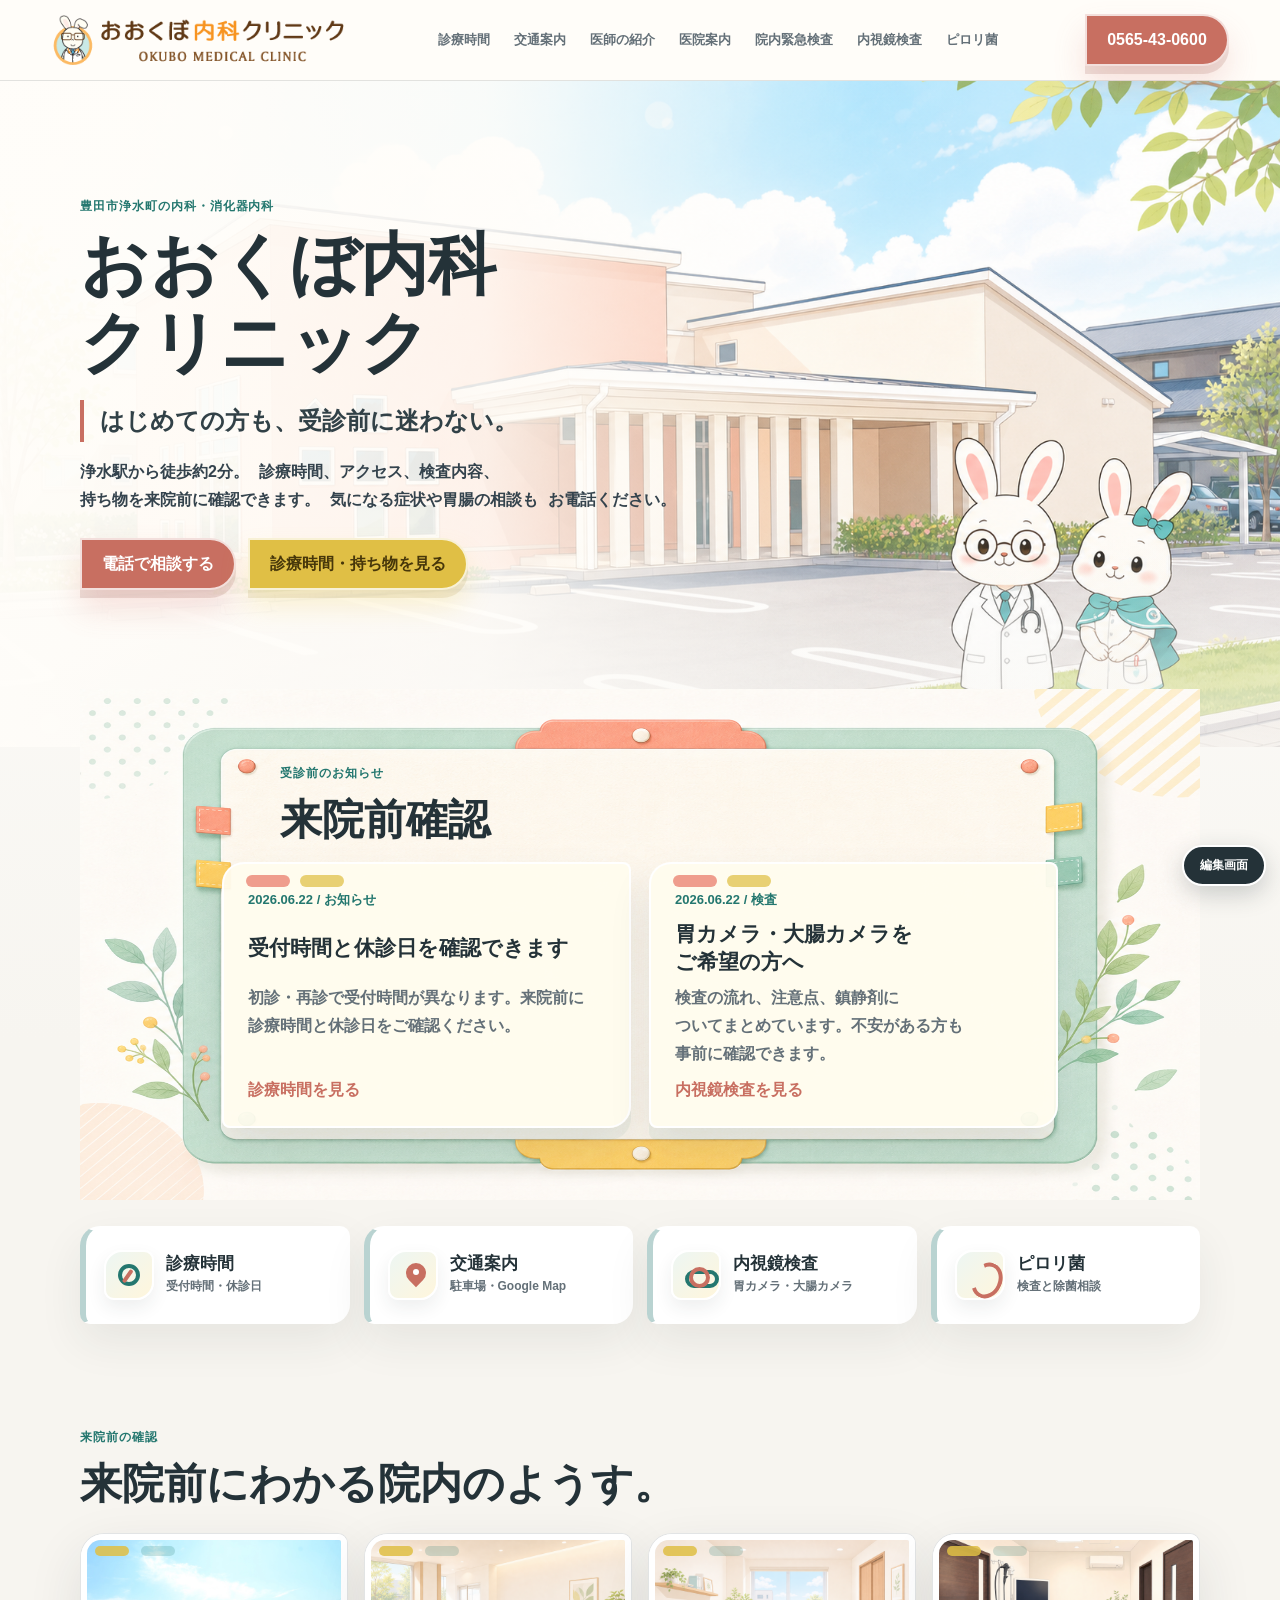
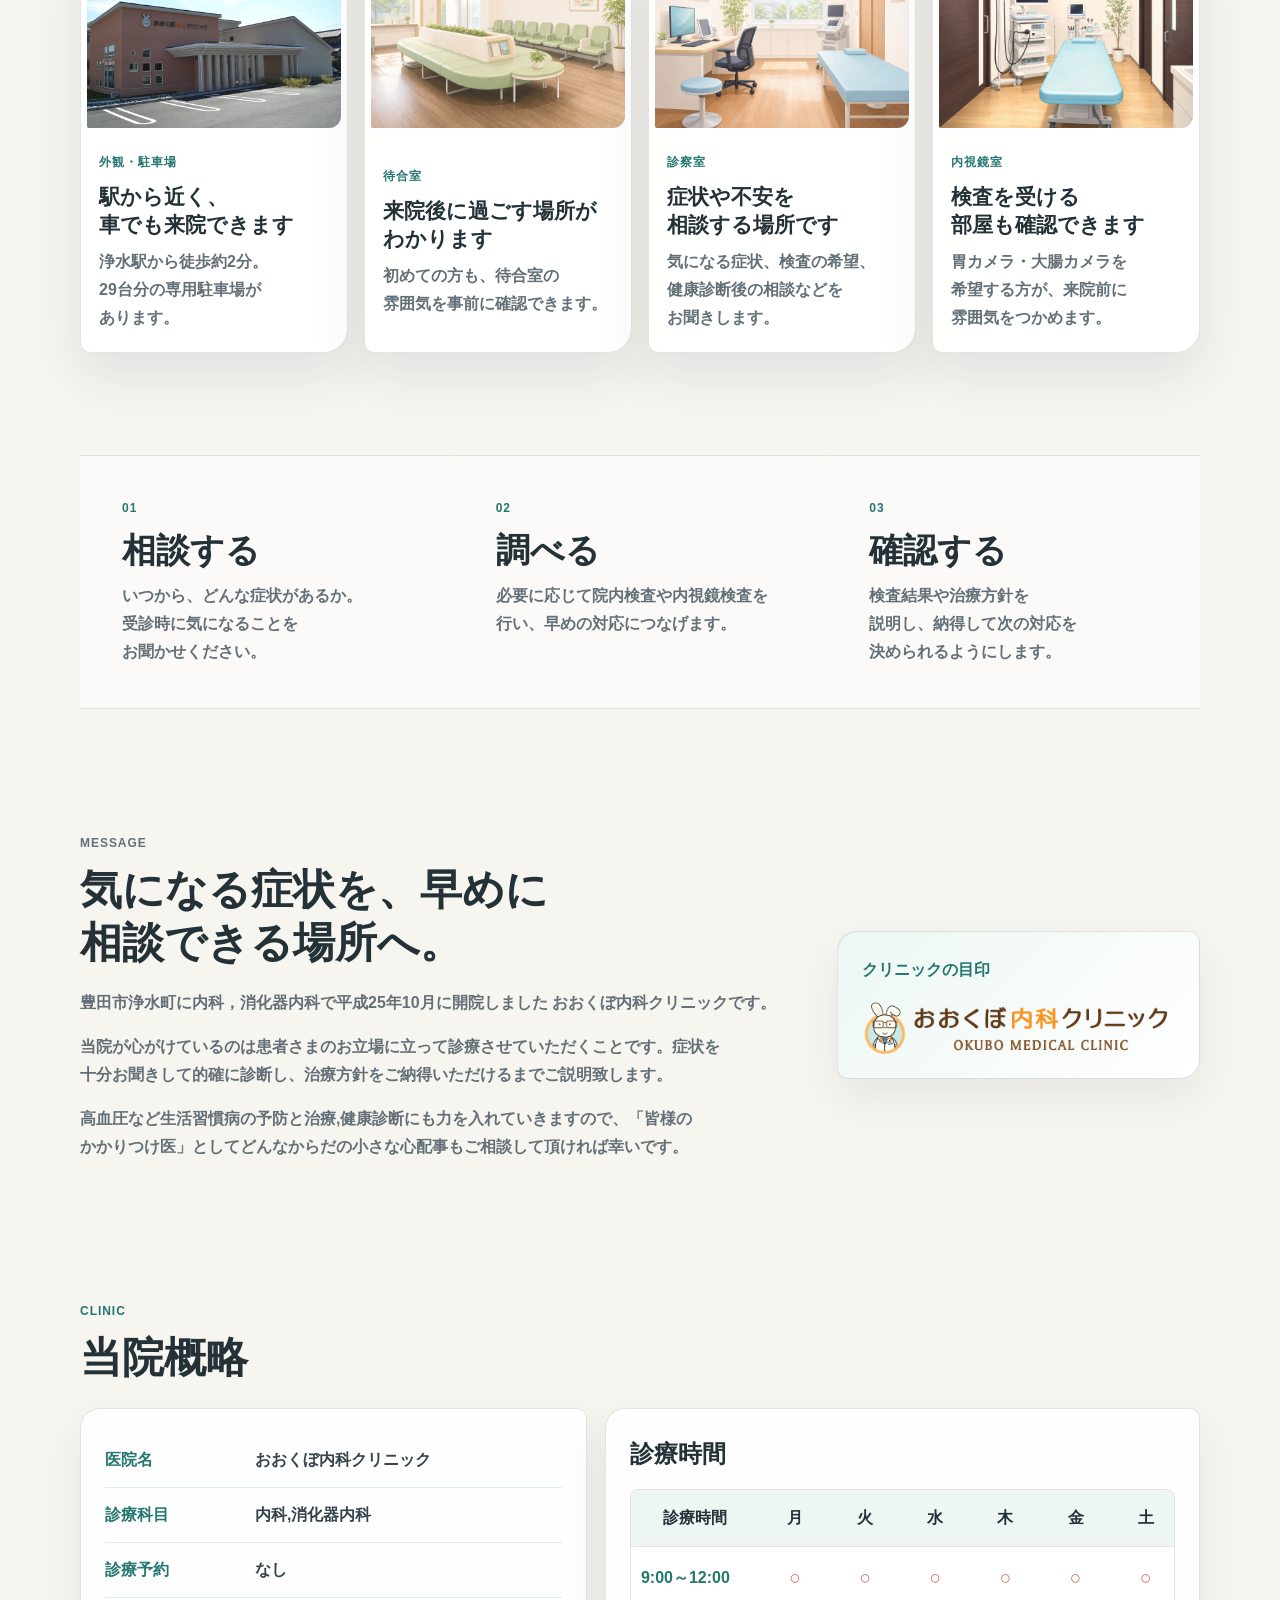
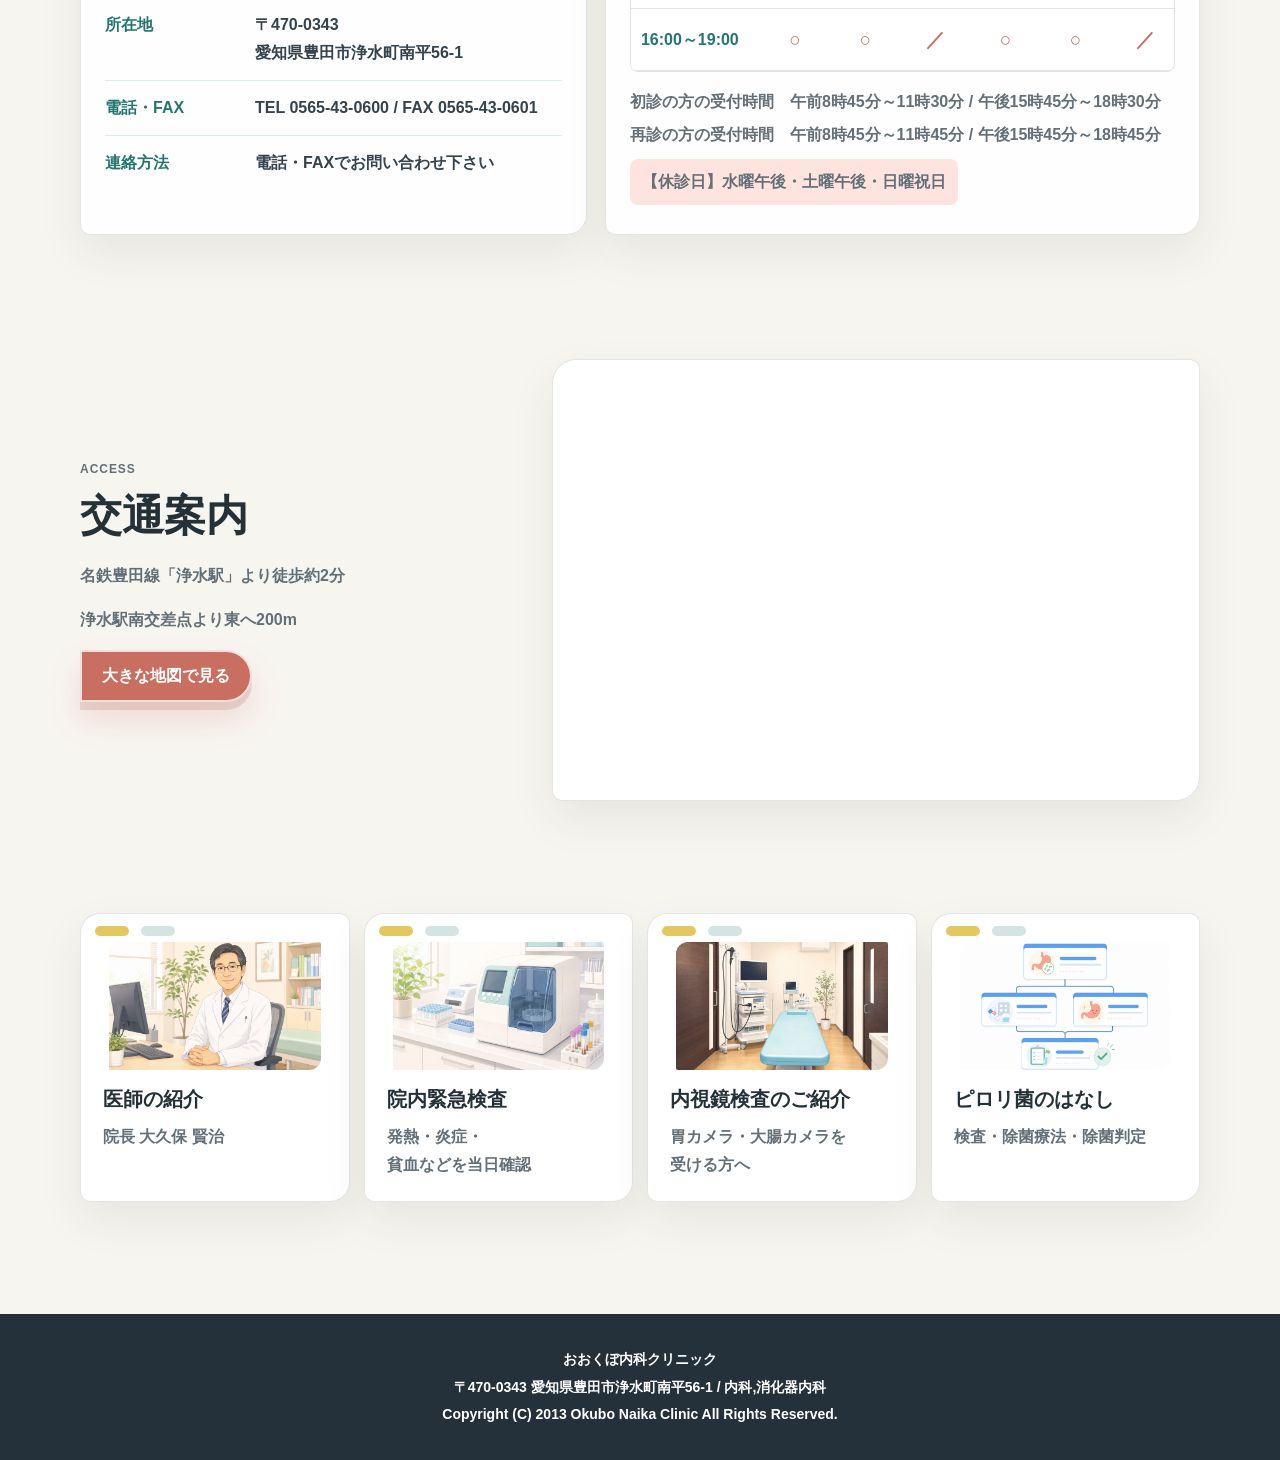
<file: preview/index.html>
<!doctype html>
<html lang="ja">
  <head>
    <meta charset="utf-8" />
    <meta name="viewport" content="width=device-width, initial-scale=1" />
    <meta name="robots" content="noindex,nofollow" />
    <title>豊田市浄水町 内科・消化器内科 おおくぼ内科クリニック</title>
    <meta
      name="description"
      content="豊田市浄水町の内科・消化器内科、おおくぼ内科クリニック。名鉄豊田線「浄水駅」より徒歩約2分。胃・大腸内視鏡検査を実施しています。"
    />
    <link rel="stylesheet" href="../styles.css" />
    <link rel="stylesheet" href="./review.css" />
  </head>
  <body class="review-site">
    <header class="site-header">
      <a class="brand" href="./index.html" aria-label="トップページへ">
        <img src="../assets/original-logo.png" alt="おおくぼ内科クリニック" />
      </a>
      <nav class="site-nav" aria-label="主要ナビゲーション">
        <a href="./guide.html#hours">診療時間</a>
        <a href="./access.html">交通案内</a>
        <a href="./doctor.html">医師の紹介</a>
        <a href="./guide.html">医院案内</a>
        <a href="./emergency.html">院内緊急検査</a>
        <a href="./endoscopy.html">内視鏡検査</a>
        <a href="./pylori.html">ピロリ菌</a>
      </nav>
      <a class="tel-button reaction-button" href="tel:0565430600" data-reaction="call">0565-43-0600</a>
    </header>

    <main id="top">
      <section class="hero" aria-labelledby="hero-title">
        <img class="hero-image" src="../assets/hero-clinic-pop-illustration.png" alt="" />
        <div class="hero-tone" aria-hidden="true"></div>
        <div class="hero-inner">
          <p class="eyebrow">豊田市浄水町の内科・消化器内科</p>
          <h1 id="hero-title"><span class="keep">おおくぼ内科</span><span class="keep">クリニック</span></h1>
          <p class="hero-lead">はじめての方も、受診前に迷わない。</p>
          <p class="hero-copy">
            <span class="keep">浄水駅から徒歩約2分。</span>
            <span class="keep">診療時間、アクセス、検査内容、</span>
            <span class="keep">持ち物を来院前に確認できます。</span>
            <span class="keep">気になる症状や胃腸の相談も</span>
            <span class="keep">お電話ください。</span>
          </p>
          <div class="hero-actions">
            <a class="primary-button reaction-button" href="tel:0565430600" data-reaction="call">電話で相談する</a>
            <a class="secondary-button reaction-button" href="./guide.html#hours" data-reaction="clock">診療時間・持ち物を見る</a>
          </div>
        </div>
      </section>

      <section class="section topics-section guide-board-section" aria-labelledby="topics-title">
        <div class="section-heading topics-heading">
          <div>
            <p class="eyebrow">受診前のお知らせ</p>
            <h2 id="topics-title">来院前確認</h2>
          </div>
        </div>
        <div class="topics-list" data-topics-list aria-live="polite"></div>
      </section>

      <section class="quick-nav" aria-label="よく見られる情報">
        <a class="quick-item reaction-button" href="./guide.html#hours" data-reaction="clock">
          <span class="line-icon icon-clock" aria-hidden="true"></span>
          <span><strong>診療時間</strong><small>受付時間・休診日</small></span>
        </a>
        <a class="quick-item reaction-button" href="./access.html" data-reaction="map">
          <span class="line-icon icon-pin" aria-hidden="true"></span>
          <span><strong>交通案内</strong><small>駐車場・Google Map</small></span>
        </a>
        <a class="quick-item reaction-button" href="./endoscopy.html" data-reaction="shine">
          <span class="line-icon icon-scope" aria-hidden="true"></span>
          <span><strong>内視鏡検査</strong><small>胃カメラ・大腸カメラ</small></span>
        </a>
        <a class="quick-item reaction-button" href="./pylori.html" data-reaction="heart">
          <span class="line-icon icon-stomach" aria-hidden="true"></span>
          <span><strong>ピロリ菌</strong><small>検査と除菌相談</small></span>
        </a>
      </section>

      <section class="section clinic-photo-section" aria-labelledby="clinic-photo-title">
        <div class="section-heading">
          <p class="eyebrow">来院前の確認</p>
          <h2 id="clinic-photo-title">来院前にわかる院内のようす。</h2>
        </div>
        <div class="clinic-photo-grid">
          <article class="clinic-photo-card">
            <img src="../assets/client-202607/clinic-exterior.jpg" alt="おおくぼ内科クリニックの外観" />
            <div>
              <p class="eyebrow">外観・駐車場</p>
              <h3>駅から近く、車でも来院できます</h3>
              <p>浄水駅から徒歩約2分。29台分の専用駐車場があります。</p>
            </div>
          </article>
          <article class="clinic-photo-card">
            <img src="../assets/illust-waiting.png" alt="おおくぼ内科クリニックの待合室の生成イラスト" />
            <div>
              <p class="eyebrow">待合室</p>
              <h3>来院後に過ごす場所がわかります</h3>
              <p>初めての方も、待合室の雰囲気を事前に確認できます。</p>
            </div>
          </article>
          <article class="clinic-photo-card">
            <img src="../assets/illust-consultation.png" alt="おおくぼ内科クリニックの診察室の生成イラスト" />
            <div>
              <p class="eyebrow">診察室</p>
              <h3>症状や不安を相談する場所です</h3>
              <p>気になる症状、検査の希望、健康診断後の相談などをお聞きします。</p>
            </div>
          </article>
          <article class="clinic-photo-card">
            <img src="../assets/illust-endoscopy-room.png" alt="おおくぼ内科クリニックの内視鏡室の生成イラスト" />
            <div>
              <p class="eyebrow">内視鏡室</p>
              <h3>検査を受ける部屋も確認できます</h3>
              <p>胃カメラ・大腸カメラを希望する方が、来院前に雰囲気をつかめます。</p>
            </div>
          </article>
        </div>
      </section>

      <section class="section signature-section" aria-label="診療で大切にしていること">
        <article>
          <span>01</span>
          <h2>相談する</h2>
          <p>いつから、どんな症状があるか。受診時に気になることをお聞かせください。</p>
        </article>
        <article>
          <span>02</span>
          <h2>調べる</h2>
          <p>必要に応じて院内検査や内視鏡検査を行い、早めの対応につなげます。</p>
        </article>
        <article>
          <span>03</span>
          <h2>確認する</h2>
          <p>検査結果や治療方針を説明し、納得して次の対応を決められるようにします。</p>
        </article>
      </section>

      <section class="section intro-section" aria-labelledby="welcome-title">
        <div class="section-copy">
          <p class="eyebrow">Message</p>
          <h2 id="welcome-title">気になる症状を、早めに相談できる場所へ。</h2>
          <p>
            豊田市浄水町に内科，消化器内科で平成25年10月に開院しました
            <span class="keep">おおくぼ内科クリニック</span>です。
          </p>
          <p>
            当院が心がけているのは患者さまのお立場に立って診療させていただくことです。症状を十分お聞きして的確に診断し、治療方針をご納得いただけるまでご説明致します。
          </p>
          <p>
            高血圧など生活習慣病の予防と治療,健康診断にも力を入れていきますので、「皆様のかかりつけ医」としてどんなからだの小さな心配事もご相談して頂ければ幸いです。
          </p>
        </div>
        <aside class="logo-note">
          <p>クリニックの目印</p>
          <img src="../assets/original-logo.png" alt="おおくぼ内科クリニックの現行ロゴ" />
        </aside>
      </section>

      <section id="guide" class="section" aria-labelledby="overview-title">
        <div class="section-heading">
          <p class="eyebrow">Clinic</p>
          <h2 id="overview-title">当院概略</h2>
        </div>
        <div class="overview-grid">
          <article class="info-panel">
            <dl class="overview-list">
              <div><dt>医院名</dt><dd><span class="keep">おおくぼ内科クリニック</span></dd></div>
              <div><dt>診療科目</dt><dd>内科,消化器内科</dd></div>
              <div><dt>診療予約</dt><dd>なし</dd></div>
              <div><dt>所在地</dt><dd>〒470-0343<br />愛知県豊田市浄水町南平56-1</dd></div>
              <div><dt>電話・FAX</dt><dd>TEL 0565-43-0600 / FAX 0565-43-0601</dd></div>
              <div><dt>連絡方法</dt><dd>電話・FAXでお問い合わせ下さい</dd></div>
            </dl>
          </article>

          <article id="hours" class="info-panel hours-panel" aria-labelledby="hours-title">
            <h3 id="hours-title">診療時間</h3>
            <div class="hours-table-wrap">
              <table class="hours-table">
                <thead>
                  <tr>
                    <th>診療時間</th><th>月</th><th>火</th><th>水</th><th>木</th><th>金</th><th>土</th><th>日</th>
                  </tr>
                </thead>
                <tbody>
                  <tr>
                    <th>9:00～12:00</th><td>○</td><td>○</td><td>○</td><td>○</td><td>○</td><td>○</td><td>／</td>
                  </tr>
                  <tr>
                    <th>16:00～19:00</th><td>○</td><td>○</td><td>／</td><td>○</td><td>○</td><td>／</td><td>／</td>
                  </tr>
                </tbody>
              </table>
            </div>
            <div class="reception-copy">
              <p>初診の方の受付時間　午前8時45分～11時30分 / 午後15時45分～18時30分</p>
              <p>再診の方の受付時間　午前8時45分～11時45分 / 午後15時45分～18時45分</p>
              <p class="closed">【休診日】水曜午後・土曜午後・日曜祝日</p>
            </div>
          </article>
        </div>
      </section>

      <section id="access" class="section access-section" aria-labelledby="access-title">
        <div class="section-copy">
          <p class="eyebrow">Access</p>
          <h2 id="access-title">交通案内</h2>
          <p>名鉄豊田線「浄水駅」より徒歩約2分</p>
          <p>浄水駅南交差点より東へ200m</p>
          <a class="primary-button reaction-button" href="https://www.google.co.jp/maps/place/%E3%80%92470-0343+%E6%84%9B%E7%9F%A5%E7%9C%8C%E8%B1%8A%E7%94%B0%E5%B8%82%E6%B5%84%E6%B0%B4%E7%94%BA%E5%8D%97%E5%B9%B3%EF%BC%95%EF%BC%96%E2%88%92%EF%BC%91+%E3%81%8A%E3%81%8A%E3%81%8F%E3%81%BC%E5%86%85%E7%A7%91%E3%82%AF%E3%83%AA%E3%83%8B%E3%83%83%E3%82%AF/@35.1196264,137.1389504,17z/data=!3m1!4b1!4m2!3m1!1s0x60035fd91ecd24f3:0x193f1afb87474298?hl=ja" data-reaction="map" target="_blank" rel="noopener">大きな地図で見る</a>
        </div>
        <div class="map-card google-map-card" aria-label="Google Map">
          <iframe title="おおくぼ内科クリニック Google Map" src="https://maps.google.com/maps?hl=ja&amp;q=35.1196264,137.1389504&amp;z=17&amp;output=embed" referrerpolicy="no-referrer-when-downgrade"></iframe>
        </div>
      </section>

      <section class="link-section" aria-label="下層ページ">
        <a id="doctor" class="link-card reaction-button" href="./doctor.html" data-reaction="shine">
          <img class="link-card-image photo-frame" src="../assets/illust-doctor.png" alt="" />
          <strong>医師の紹介</strong><span>院長 大久保 賢治</span>
        </a>
        <a class="link-card reaction-button" href="./emergency.html" data-reaction="clock">
          <img class="link-card-image photo-frame" src="../assets/illust-lab.png" alt="" />
          <strong>院内緊急検査</strong><span>発熱・炎症・貧血などを当日確認</span>
        </a>
        <a id="endoscopy" class="link-card reaction-button" href="./endoscopy.html" data-reaction="shine">
          <img class="link-card-image photo-frame" src="../assets/illust-endoscopy-room.png" alt="" />
          <strong>内視鏡検査のご紹介</strong><span>胃カメラ・大腸カメラを受ける方へ</span>
        </a>
        <a id="pylori" class="link-card reaction-button" href="./pylori.html" data-reaction="heart">
          <img class="link-card-image photo-frame" src="../assets/illust-pylori-chart.png" alt="" />
          <strong>ピロリ菌のはなし</strong><span>検査・除菌療法・除菌判定</span>
        </a>
      </section>
    </main>

    <footer class="site-footer">
      <p>おおくぼ内科クリニック</p>
      <p>〒470-0343 愛知県豊田市浄水町南平56-1 / 内科,消化器内科</p>
      <p>Copyright (C) 2013 Okubo Naika Clinic All Rights Reserved.</p>
    </footer>

    <script src="./review-data.js"></script>
    <script src="https://makoban.github.io/okubo-naika-renewal/review-data.js"></script>
    <script src="./review-store.js"></script>
    <script src="../script.js"></script>
    <script src="./review.js?v=20260806-2"></script>
  </body>
</html>
</file>
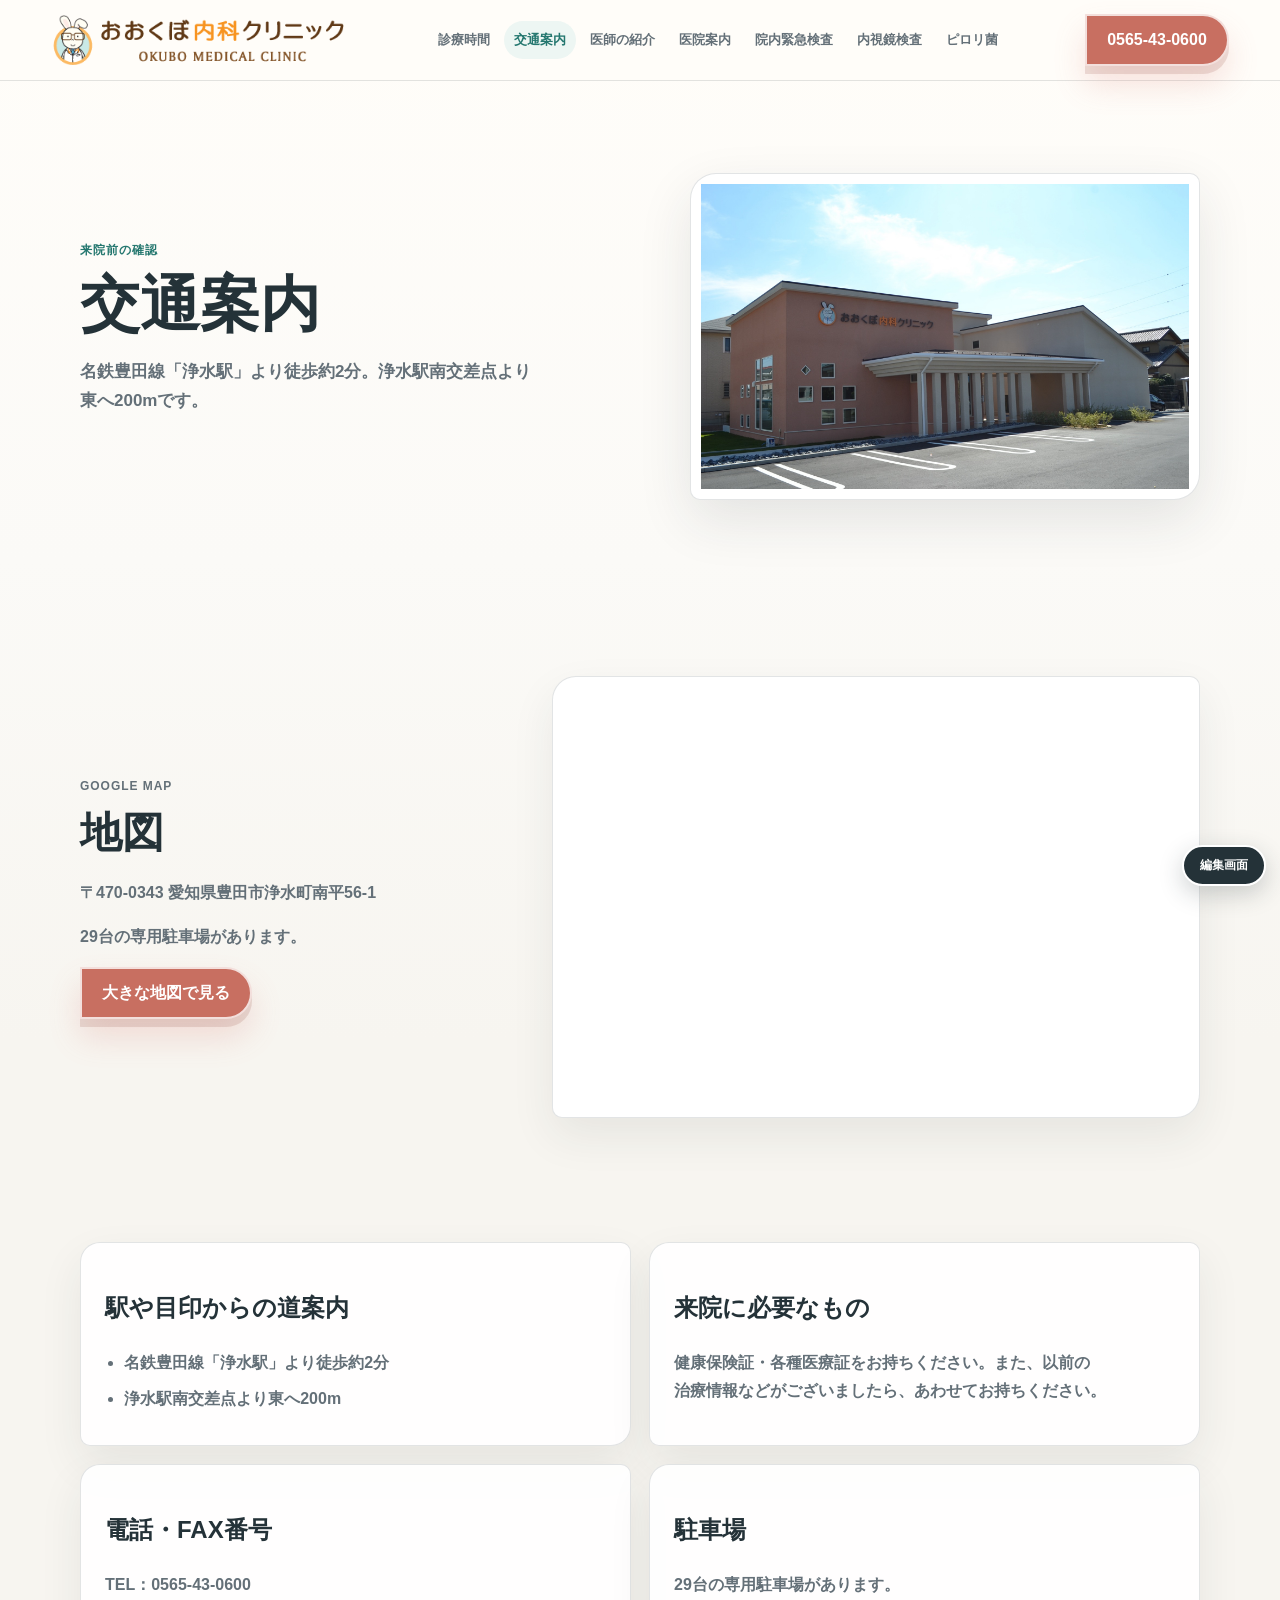
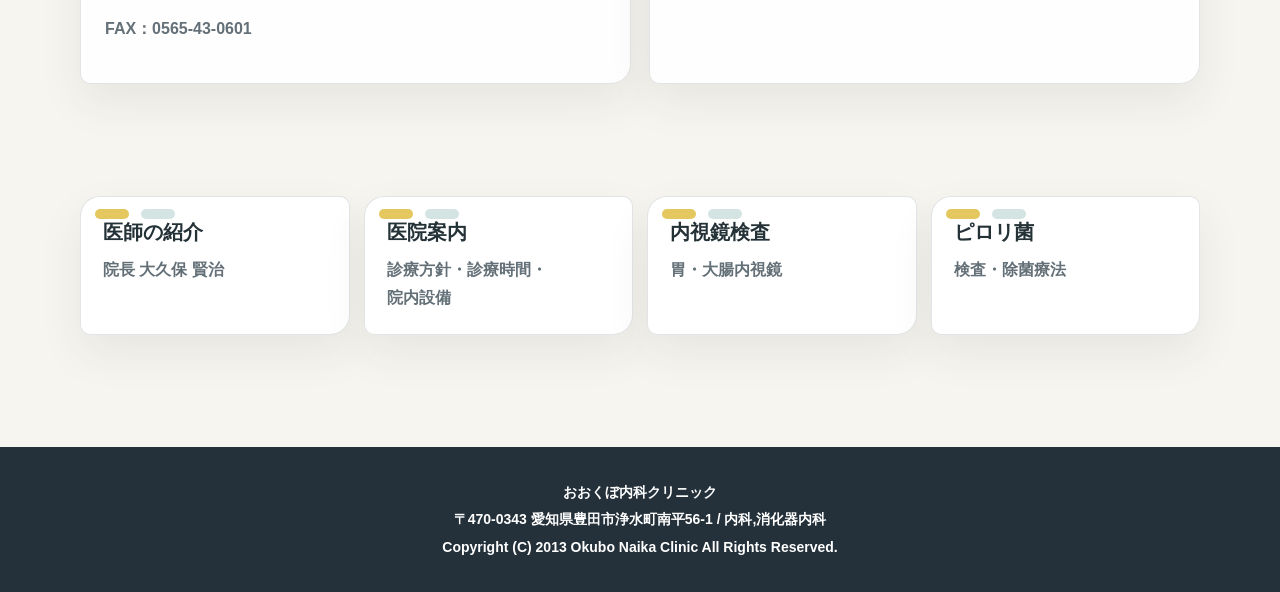
<file: preview/access.html>
<!doctype html>
<html lang="ja">
  <head>
    <meta charset="utf-8" />
    <meta name="viewport" content="width=device-width, initial-scale=1" />
    <meta name="robots" content="noindex,nofollow" />
    <title>交通案内 | おおくぼ内科クリニック</title>
    <meta name="description" content="おおくぼ内科クリニックの交通案内。浄水駅から徒歩約2分、専用駐車場29台。" />
    <link rel="stylesheet" href="../styles.css" />
    <link rel="stylesheet" href="./review.css" />
  </head>
  <body class="review-site">
    <header class="site-header">
      <a class="brand" href="./index.html" aria-label="トップページへ"><img src="../assets/original-logo.png" alt="おおくぼ内科クリニック" /></a>
      <nav class="site-nav" aria-label="主要ナビゲーション">
        <a href="./guide.html#hours">診療時間</a><a class="current" href="./access.html">交通案内</a><a href="./doctor.html">医師の紹介</a><a href="./guide.html">医院案内</a><a href="./emergency.html">院内緊急検査</a><a href="./endoscopy.html">内視鏡検査</a><a href="./pylori.html">ピロリ菌</a>
      </nav>
      <a class="tel-button reaction-button" href="tel:0565430600" data-reaction="call">0565-43-0600</a>
    </header>
    <main>
      <section class="page-hero">
        <div>
          <p class="eyebrow">来院前の確認</p>
          <h1>交通案内</h1>
          <p>名鉄豊田線「浄水駅」より徒歩約2分。浄水駅南交差点より東へ200mです。</p>
        </div>
        <figure class="page-visual">
          <img src="../assets/client-202607/clinic-exterior.jpg" alt="おおくぼ内科クリニックの外観と駐車場" />
        </figure>
      </section>
      <section class="section access-section">
        <div class="section-copy">
          <p class="eyebrow">Google Map</p>
          <h2>地図</h2>
          <p>〒470-0343 愛知県豊田市浄水町南平56-1</p>
          <p>29台の専用駐車場があります。</p>
          <a class="primary-button reaction-button" href="https://www.google.co.jp/maps/place/%E3%80%92470-0343+%E6%84%9B%E7%9F%A5%E7%9C%8C%E8%B1%8A%E7%94%B0%E5%B8%82%E6%B5%84%E6%B0%B4%E7%94%BA%E5%8D%97%E5%B9%B3%EF%BC%95%EF%BC%96%E2%88%92%EF%BC%91+%E3%81%8A%E3%81%8A%E3%81%8F%E3%81%BC%E5%86%85%E7%A7%91%E3%82%AF%E3%83%AA%E3%83%8B%E3%83%83%E3%82%AF/@35.1196264,137.1389504,17z/data=!3m1!4b1!4m2!3m1!1s0x60035fd91ecd24f3:0x193f1afb87474298?hl=ja" data-reaction="map" target="_blank" rel="noopener">大きな地図で見る</a>
        </div>
        <div class="map-card google-map-card" aria-label="Google Map">
          <iframe title="おおくぼ内科クリニック Google Map" src="https://maps.google.com/maps?hl=ja&amp;q=35.1196264,137.1389504&amp;z=17&amp;output=embed" referrerpolicy="no-referrer-when-downgrade"></iframe>
        </div>
      </section>
      <section class="section page-grid">
        <article class="info-panel">
          <h2>駅や目印からの道案内</h2>
          <ul class="clean-list">
            <li>名鉄豊田線「浄水駅」より徒歩約2分</li>
            <li>浄水駅南交差点より東へ200m</li>
          </ul>
        </article>
        <article class="info-panel">
          <h2>来院に必要なもの</h2>
          <p>健康保険証・各種医療証をお持ちください。また、以前の治療情報などがございましたら、あわせてお持ちください。</p>
        </article>
        <article class="info-panel">
          <h2>電話・FAX番号</h2>
          <p>TEL：0565-43-0600</p>
          <p>FAX：0565-43-0601</p>
        </article>
        <article class="info-panel">
          <h2>駐車場</h2>
          <p>29台の専用駐車場があります。</p>
        </article>
      </section>
      <section class="link-section compact-links" aria-label="下層ページ">
        <a class="link-card reaction-button" href="./doctor.html" data-reaction="shine"><strong>医師の紹介</strong><span>院長 大久保 賢治</span></a>
        <a class="link-card reaction-button" href="./guide.html" data-reaction="clock"><strong>医院案内</strong><span>診療方針・診療時間・院内設備</span></a>
        <a class="link-card reaction-button" href="./endoscopy.html" data-reaction="shine"><strong>内視鏡検査</strong><span>胃・大腸内視鏡</span></a>
        <a class="link-card reaction-button" href="./pylori.html" data-reaction="heart"><strong>ピロリ菌</strong><span>検査・除菌療法</span></a>
      </section>
    </main>
    <footer class="site-footer"><p>おおくぼ内科クリニック</p><p>〒470-0343 愛知県豊田市浄水町南平56-1 / 内科,消化器内科</p><p>Copyright (C) 2013 Okubo Naika Clinic All Rights Reserved.</p></footer>
    <script src="./review-data.js"></script>
    <script src="https://makoban.github.io/okubo-naika-renewal/review-data.js"></script>
    <script src="./review-store.js"></script>
    <script src="../script.js"></script>
    <script src="./review.js?v=20260806-2"></script>
  </body>
</html>
</file>
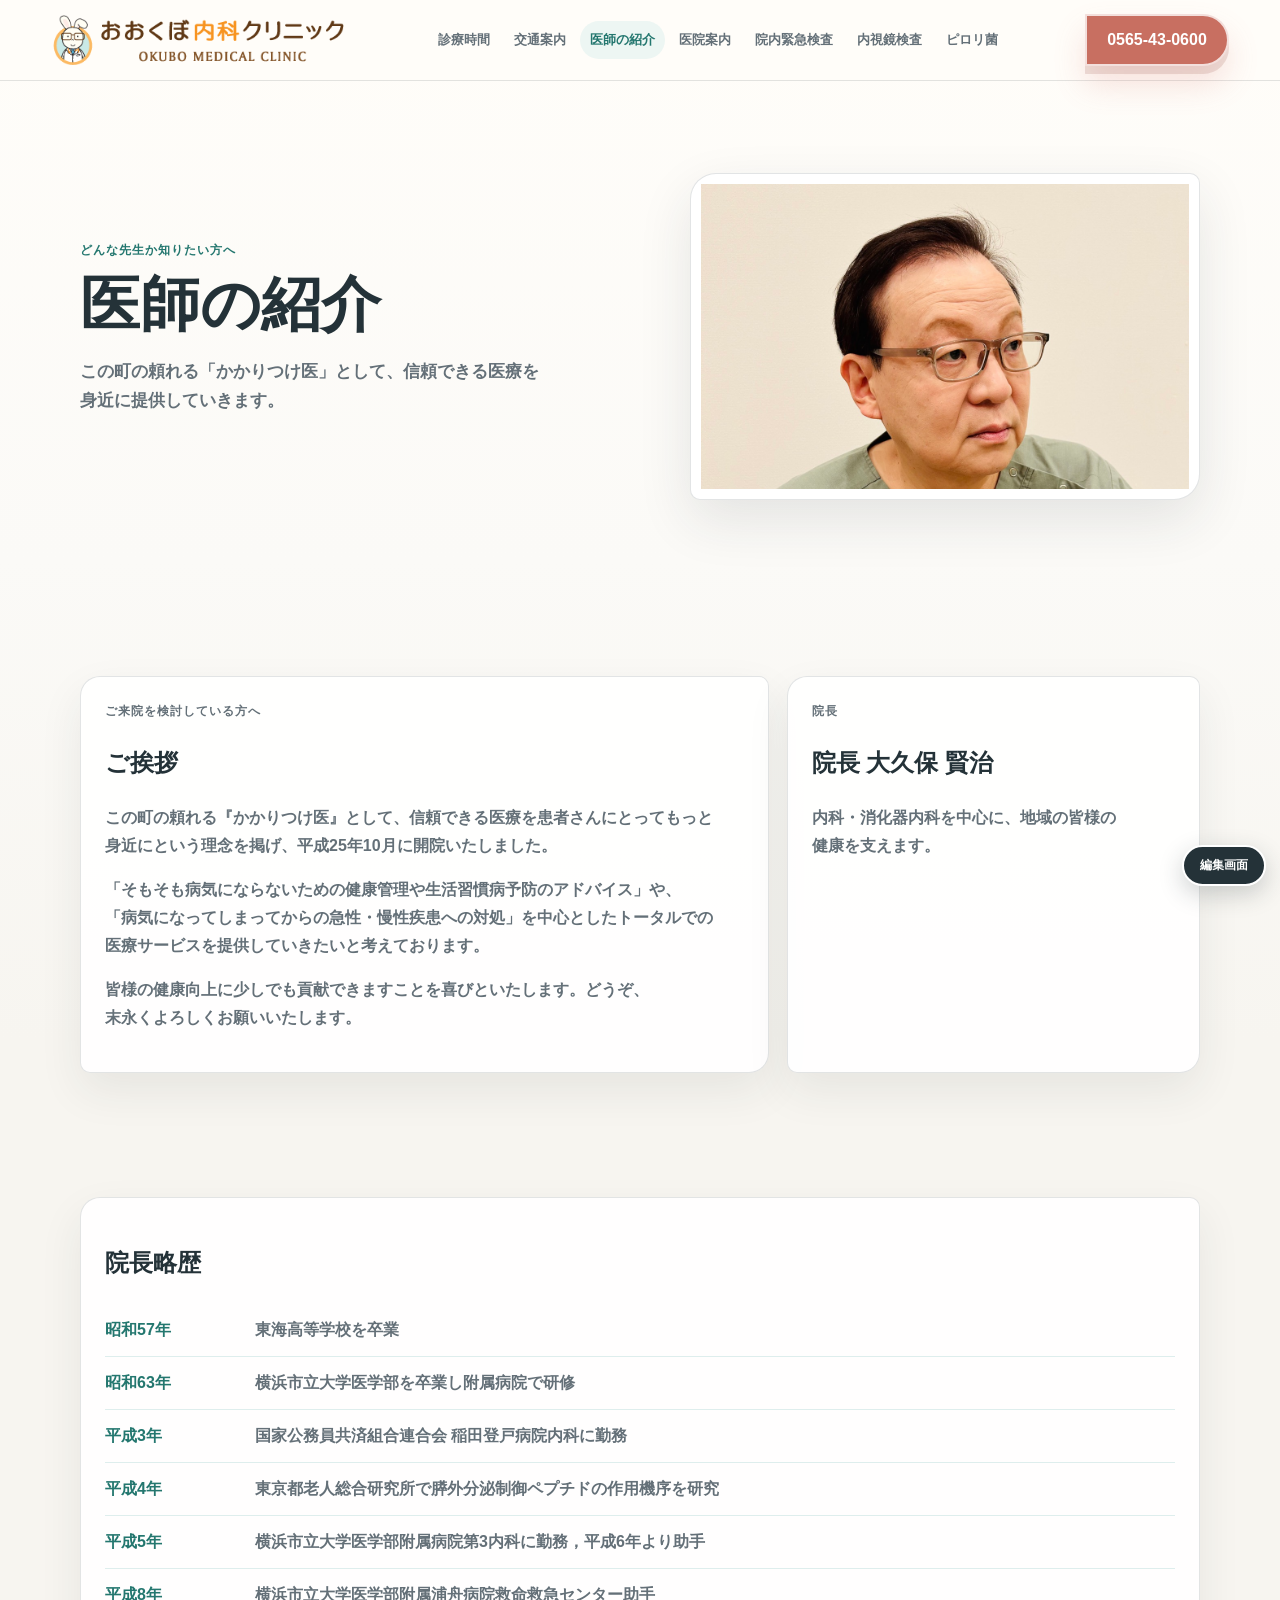
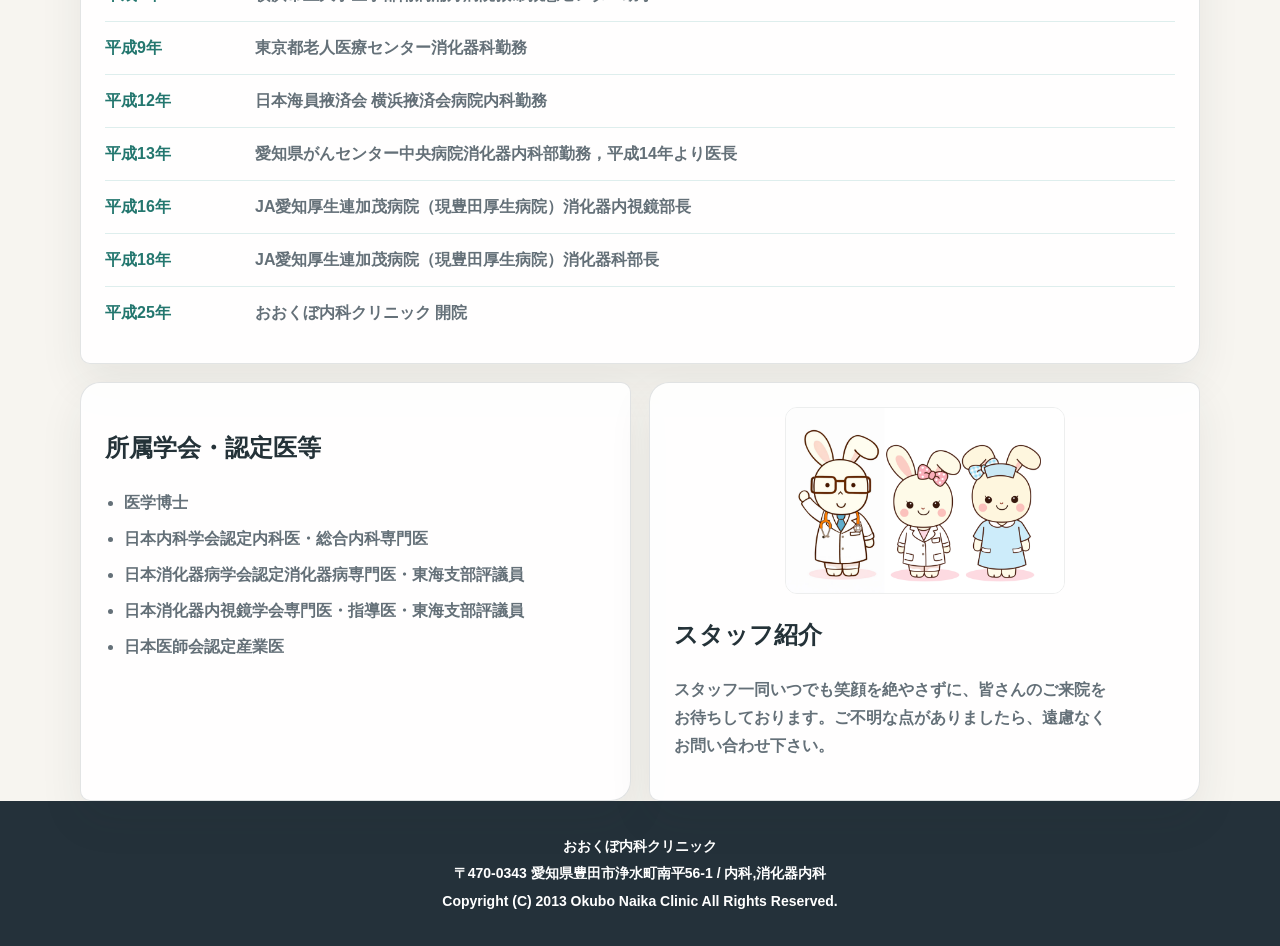
<file: preview/doctor.html>
<!doctype html>
<html lang="ja">
  <head>
    <meta charset="utf-8" />
    <meta name="viewport" content="width=device-width, initial-scale=1" />
    <meta name="robots" content="noindex,nofollow" />
    <title>医師の紹介 | おおくぼ内科クリニック</title>
    <meta name="description" content="おおくぼ内科クリニック 院長 大久保賢治の紹介、略歴、所属学会・認定医等。" />
    <link rel="stylesheet" href="../styles.css" />
    <link rel="stylesheet" href="./review.css" />
  </head>
  <body class="review-site">
    <header class="site-header">
      <a class="brand" href="./index.html" aria-label="トップページへ"><img src="../assets/original-logo.png" alt="おおくぼ内科クリニック" /></a>
      <nav class="site-nav" aria-label="主要ナビゲーション">
        <a href="./guide.html#hours">診療時間</a><a href="./access.html">交通案内</a><a class="current" href="./doctor.html">医師の紹介</a><a href="./guide.html">医院案内</a><a href="./emergency.html">院内緊急検査</a><a href="./endoscopy.html">内視鏡検査</a><a href="./pylori.html">ピロリ菌</a>
      </nav>
      <a class="tel-button reaction-button" href="tel:0565430600" data-reaction="call">0565-43-0600</a>
    </header>
    <main>
      <section class="page-hero">
        <div>
          <p class="eyebrow">どんな先生か知りたい方へ</p>
          <h1>医師の紹介</h1>
          <p>この町の頼れる「かかりつけ医」として、信頼できる医療を身近に提供していきます。</p>
        </div>
        <figure class="page-visual">
          <img class="client-doctor-photo" src="../assets/client-202607/doctor-profile.jpg" alt="院長 大久保賢治" />
        </figure>
      </section>
      <section class="section page-grid two-one">
        <article class="info-panel text-panel">
          <p class="eyebrow">ご来院を検討している方へ</p>
          <h2>ご挨拶</h2>
          <p>この町の頼れる『かかりつけ医』として、信頼できる医療を患者さんにとってもっと身近にという理念を掲げ、平成25年10月に開院いたしました。</p>
          <p>「そもそも病気にならないための健康管理や生活習慣病予防のアドバイス」や、「病気になってしまってからの急性・慢性疾患への対処」を中心としたトータルでの医療サービスを提供していきたいと考えております。</p>
          <p>皆様の健康向上に少しでも貢献できますことを喜びといたします。どうぞ、末永くよろしくお願いいたします。</p>
        </article>
        <aside class="info-panel profile-card">
          <p class="eyebrow">院長</p>
          <h2>院長 大久保 賢治</h2>
          <p>内科・消化器内科を中心に、地域の皆様の健康を支えます。</p>
        </aside>
      </section>
      <section class="section page-grid">
        <article class="info-panel wide-panel">
          <h2>院長略歴</h2>
          <dl class="timeline-list">
            <div><dt>昭和57年</dt><dd>東海高等学校を卒業</dd></div>
            <div><dt>昭和63年</dt><dd>横浜市立大学医学部を卒業し附属病院で研修</dd></div>
            <div><dt>平成3年</dt><dd>国家公務員共済組合連合会 稲田登戸病院内科に勤務</dd></div>
            <div><dt>平成4年</dt><dd>東京都老人総合研究所で膵外分泌制御ペプチドの作用機序を研究</dd></div>
            <div><dt>平成5年</dt><dd>横浜市立大学医学部附属病院第3内科に勤務，平成6年より助手</dd></div>
            <div><dt>平成8年</dt><dd>横浜市立大学医学部附属浦舟病院救命救急センター助手</dd></div>
            <div><dt>平成9年</dt><dd>東京都老人医療センター消化器科勤務</dd></div>
            <div><dt>平成12年</dt><dd>日本海員掖済会 横浜掖済会病院内科勤務</dd></div>
            <div><dt>平成13年</dt><dd>愛知県がんセンター中央病院消化器内科部勤務，平成14年より医長</dd></div>
            <div><dt>平成16年</dt><dd>JA愛知厚生連加茂病院（現豊田厚生病院）消化器内視鏡部長</dd></div>
            <div><dt>平成18年</dt><dd>JA愛知厚生連加茂病院（現豊田厚生病院）消化器科部長</dd></div>
            <div><dt>平成25年</dt><dd>おおくぼ内科クリニック 開院</dd></div>
          </dl>
        </article>
        <article class="info-panel">
          <h2>所属学会・認定医等</h2>
          <ul class="clean-list">
            <li>医学博士</li>
            <li>日本内科学会認定内科医・総合内科専門医</li>
            <li>日本消化器病学会認定消化器病専門医・東海支部評議員</li>
            <li>日本消化器内視鏡学会専門医・指導医・東海支部評議員</li>
            <li>日本医師会認定産業医</li>
          </ul>
        </article>
        <article class="info-panel client-character-panel">
          <img src="../assets/client-202607/official-characters.png" alt="おおくぼ内科クリニック公式キャラクター" />
          <h2>スタッフ紹介</h2>
          <p>スタッフ一同いつでも笑顔を絶やさずに、皆さんのご来院をお待ちしております。ご不明な点がありましたら、遠慮なくお問い合わせ下さい。</p>
        </article>
      </section>
    </main>
    <footer class="site-footer"><p>おおくぼ内科クリニック</p><p>〒470-0343 愛知県豊田市浄水町南平56-1 / 内科,消化器内科</p><p>Copyright (C) 2013 Okubo Naika Clinic All Rights Reserved.</p></footer>
    <script src="./review-data.js"></script>
    <script src="https://makoban.github.io/okubo-naika-renewal/review-data.js"></script>
    <script src="./review-store.js"></script>
    <script src="../script.js"></script>
    <script src="./review.js?v=20260806-2"></script>
  </body>
</html>
</file>
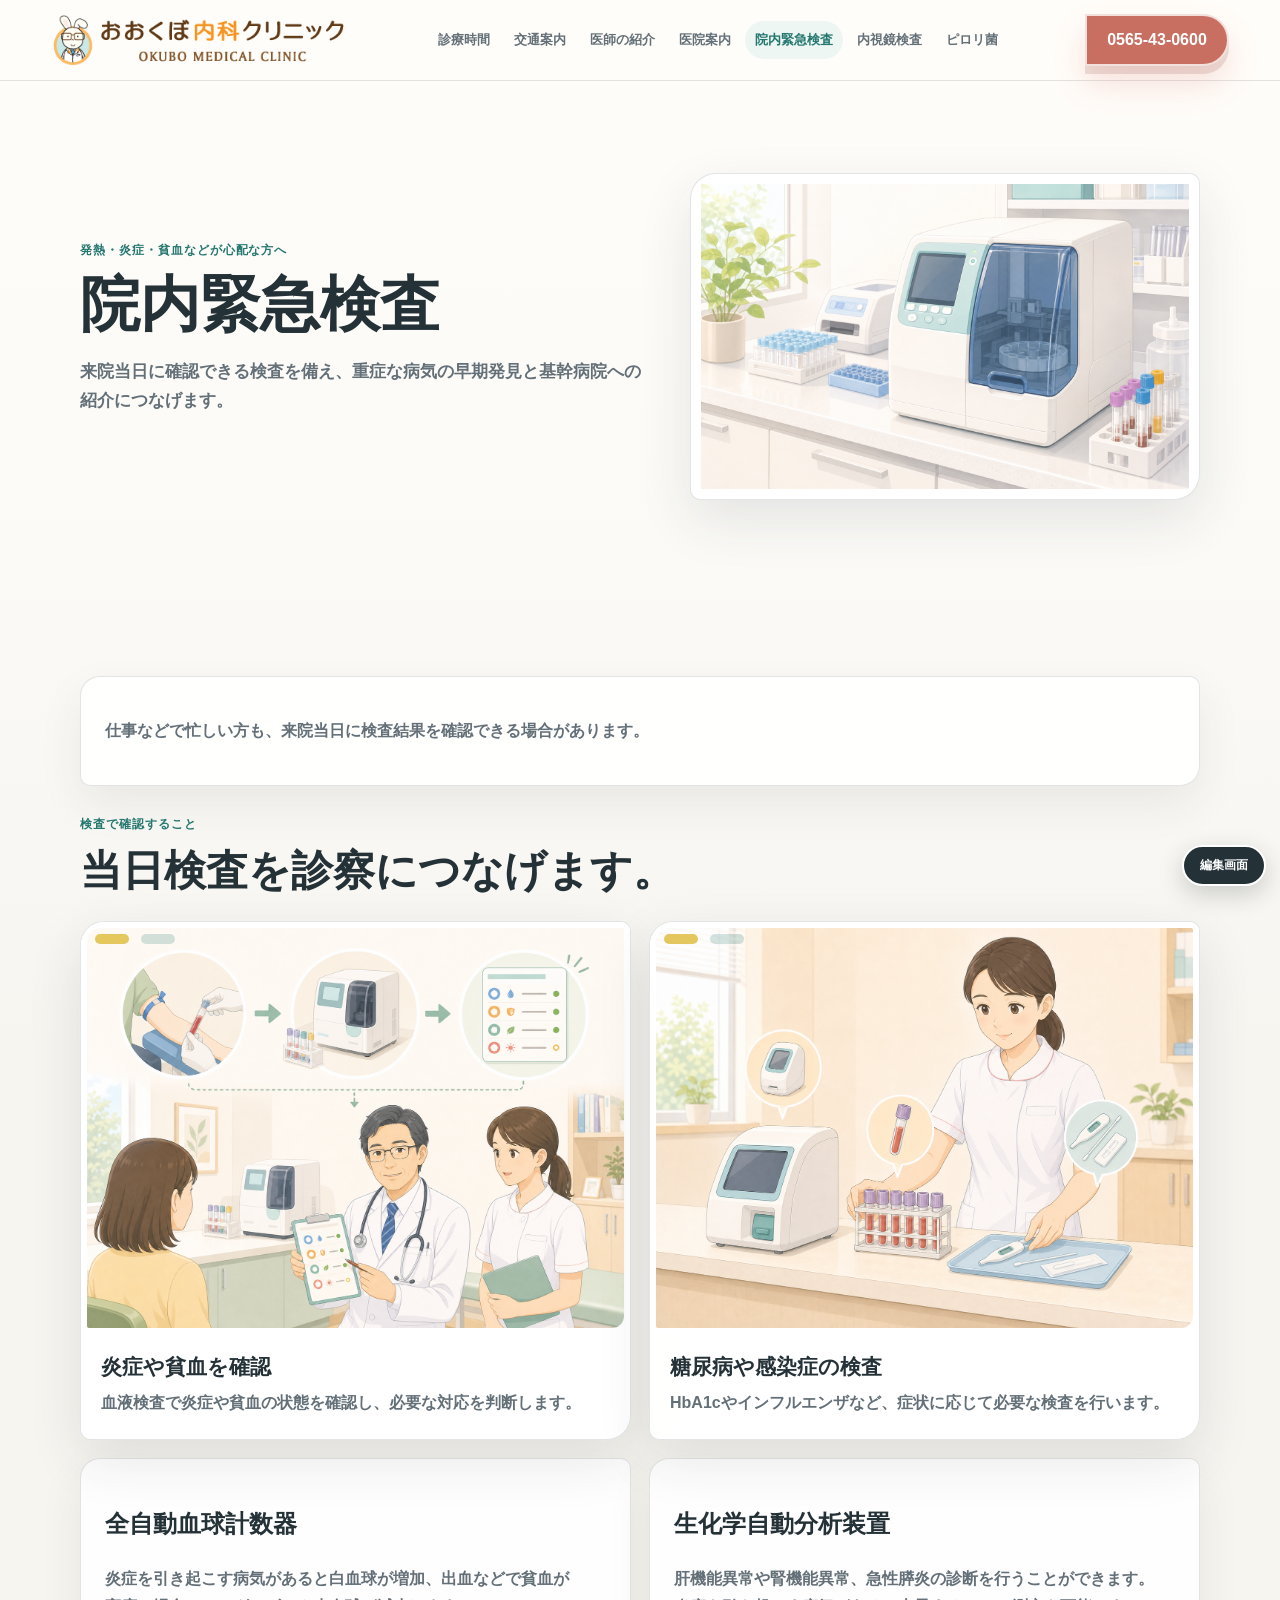
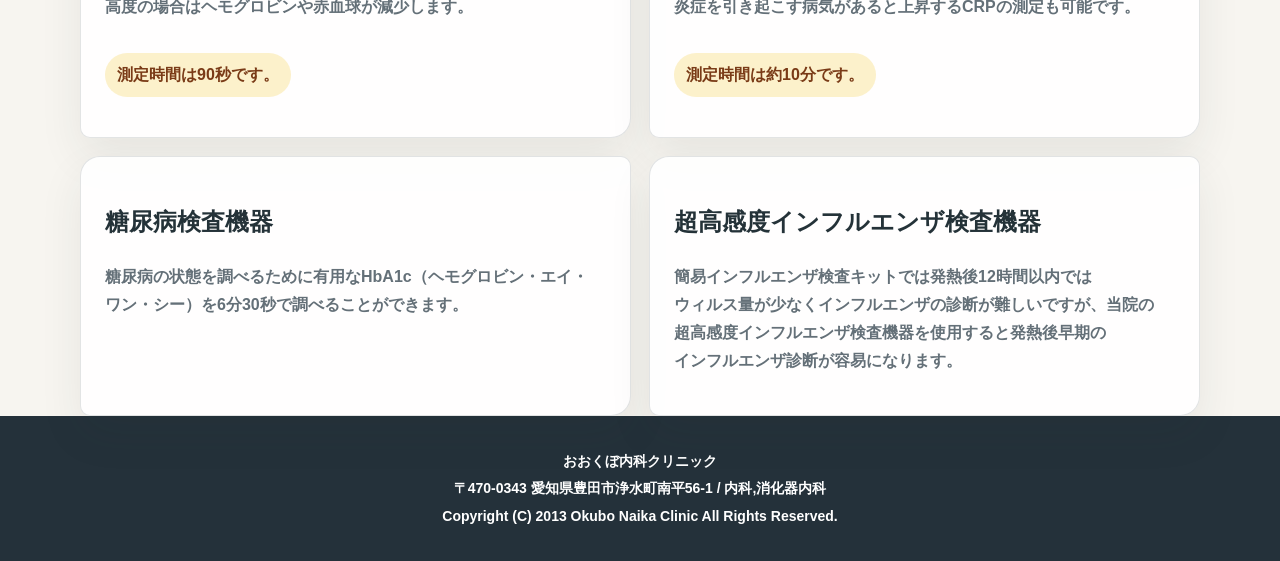
<file: preview/emergency.html>
<!doctype html>
<html lang="ja">
  <head>
    <meta charset="utf-8" />
    <meta name="viewport" content="width=device-width, initial-scale=1" />
    <meta name="robots" content="noindex,nofollow" />
    <title>院内緊急検査 | おおくぼ内科クリニック</title>
    <meta name="description" content="おおくぼ内科クリニックの院内緊急検査。全自動血球計数器、生化学自動分析装置、糖尿病検査機器など。" />
    <link rel="stylesheet" href="../styles.css" />
    <link rel="stylesheet" href="./review.css" />
  </head>
  <body class="review-site">
    <header class="site-header">
      <a class="brand" href="./index.html" aria-label="トップページへ"><img src="../assets/original-logo.png" alt="おおくぼ内科クリニック" /></a>
      <nav class="site-nav" aria-label="主要ナビゲーション">
        <a href="./guide.html#hours">診療時間</a><a href="./access.html">交通案内</a><a href="./doctor.html">医師の紹介</a><a href="./guide.html">医院案内</a><a class="current" href="./emergency.html">院内緊急検査</a><a href="./endoscopy.html">内視鏡検査</a><a href="./pylori.html">ピロリ菌</a>
      </nav>
      <a class="tel-button reaction-button" href="tel:0565430600" data-reaction="call">0565-43-0600</a>
    </header>
    <main>
      <section class="page-hero">
        <div>
          <p class="eyebrow">発熱・炎症・貧血などが心配な方へ</p>
          <h1>院内緊急検査</h1>
          <p>来院当日に確認できる検査を備え、重症な病気の早期発見と基幹病院への紹介につなげます。</p>
        </div>
        <figure class="page-visual">
          <img src="../assets/illust-lab.png" alt="院内緊急検査に使用する検査機器の生成イラスト" />
        </figure>
      </section>
      <section class="section">
        <article class="info-panel lead-panel">
          <p>仕事などで忙しい方も、来院当日に検査結果を確認できる場合があります。</p>
        </article>
        <div class="visual-explain-section inline-visual-explain" aria-labelledby="emergency-visual-title">
          <div class="section-heading">
            <p class="eyebrow">検査で確認すること</p>
            <h2 id="emergency-visual-title">当日検査を診察につなげます。</h2>
          </div>
          <div class="visual-explain-grid visual-explain-grid-2">
            <article class="visual-card">
              <img src="../assets/explain-emergency-sameday.png" alt="院内検査の結果を確認する生成イラスト" />
              <div>
                <h3>炎症や貧血を確認</h3>
                <p>血液検査で炎症や貧血の状態を確認し、必要な対応を判断します。</p>
              </div>
            </article>
            <article class="visual-card">
              <img src="../assets/explain-emergency-tools.png" alt="院内検査機器を並べた生成イラスト" />
              <div>
                <h3>糖尿病や感染症の検査</h3>
                <p>HbA1cやインフルエンザなど、症状に応じて必要な検査を行います。</p>
              </div>
            </article>
          </div>
        </div>
        <div class="page-grid test-grid">
          <article class="info-panel">
            <h2>全自動血球計数器</h2>
            <p>炎症を引き起こす病気があると白血球が増加、出血などで貧血が高度の場合はヘモグロビンや赤血球が減少します。</p>
            <p class="pill-note">測定時間は90秒です。</p>
          </article>
          <article class="info-panel">
            <h2>生化学自動分析装置</h2>
            <p>肝機能異常や腎機能異常、急性膵炎の診断を行うことができます。炎症を引き起こす病気があると上昇するCRPの測定も可能です。</p>
            <p class="pill-note">測定時間は約10分です。</p>
          </article>
          <article class="info-panel">
            <h2>糖尿病検査機器</h2>
            <p>糖尿病の状態を調べるために有用なHbA1c（ヘモグロビン・エイ・ワン・シー）を6分30秒で調べることができます。</p>
          </article>
          <article class="info-panel">
            <h2>超高感度インフルエンザ検査機器</h2>
            <p>簡易インフルエンザ検査キットでは発熱後12時間以内ではウィルス量が少なくインフルエンザの診断が難しいですが、当院の超高感度インフルエンザ検査機器を使用すると発熱後早期のインフルエンザ診断が容易になります。</p>
          </article>
        </div>
      </section>
    </main>
    <footer class="site-footer"><p>おおくぼ内科クリニック</p><p>〒470-0343 愛知県豊田市浄水町南平56-1 / 内科,消化器内科</p><p>Copyright (C) 2013 Okubo Naika Clinic All Rights Reserved.</p></footer>
    <script src="./review-data.js"></script>
    <script src="https://makoban.github.io/okubo-naika-renewal/review-data.js"></script>
    <script src="./review-store.js"></script>
    <script src="../script.js"></script>
    <script src="./review.js?v=20260806-2"></script>
  </body>
</html>
</file>
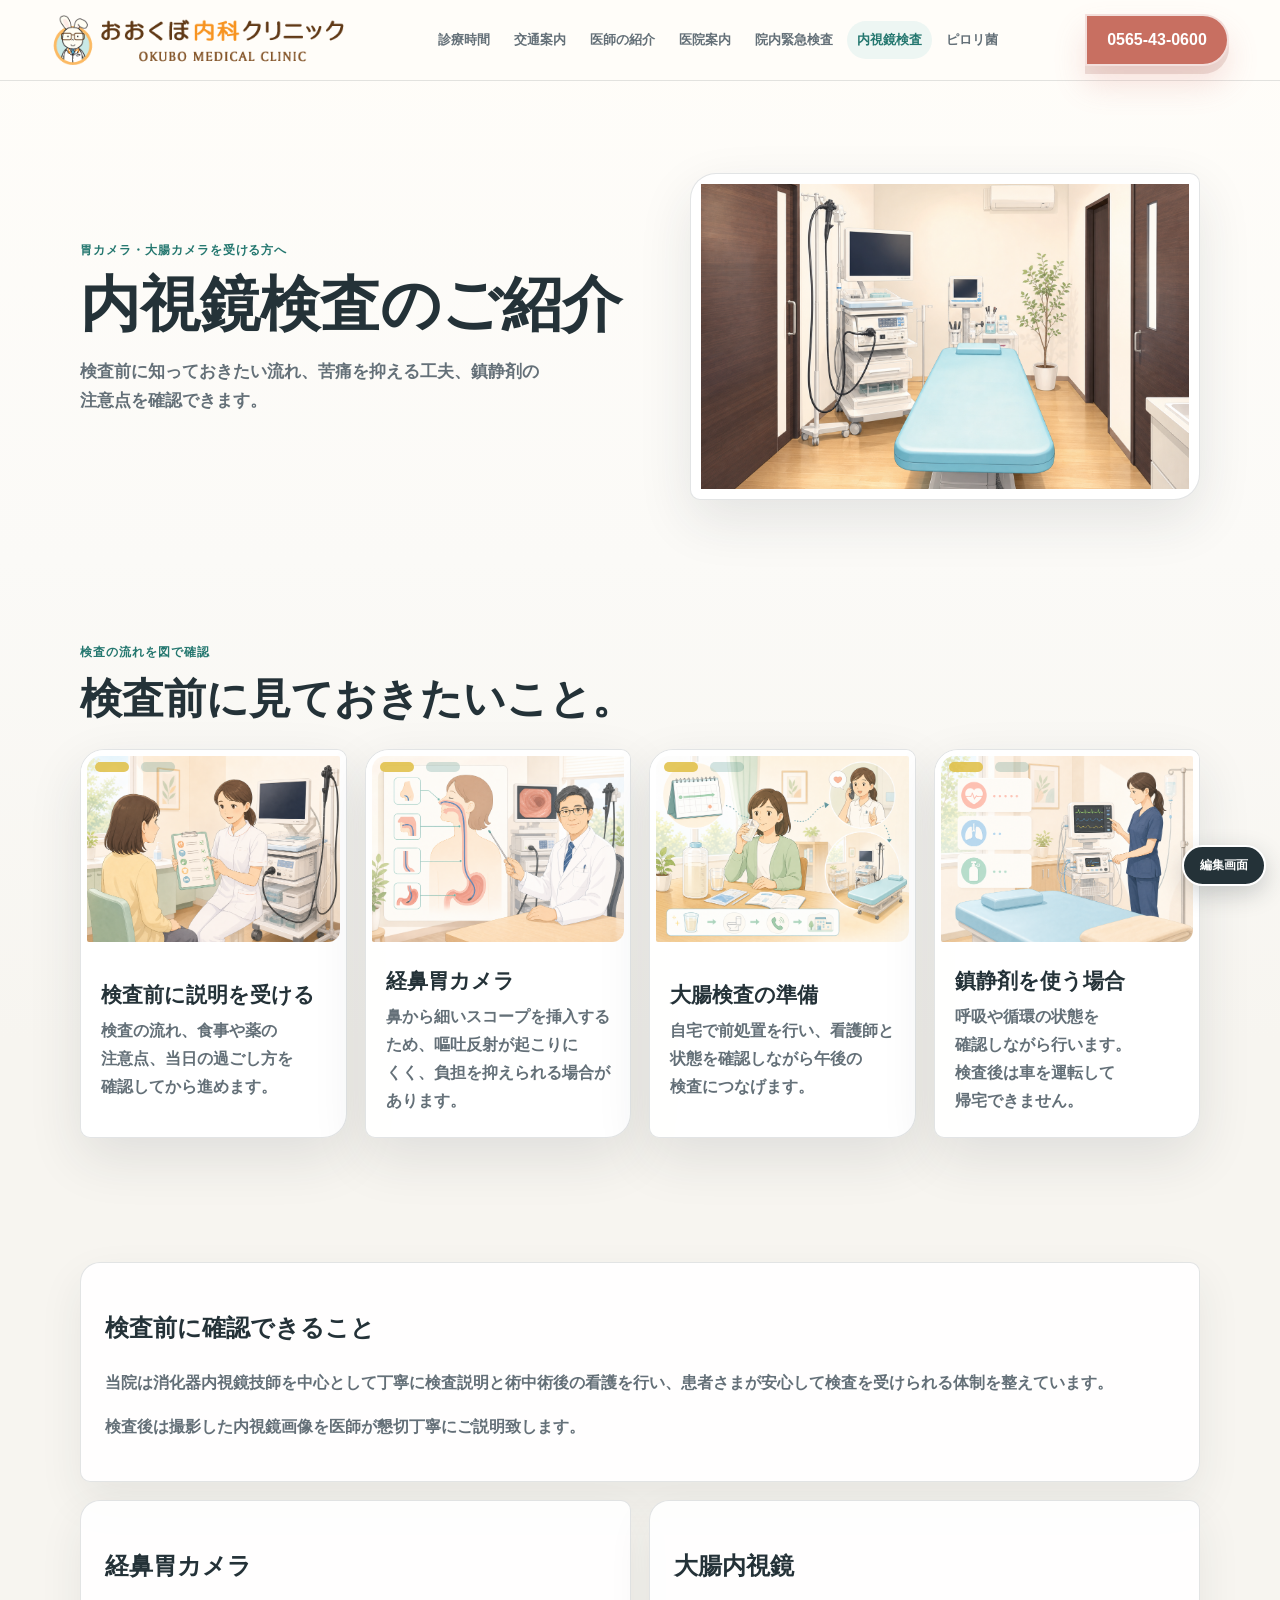
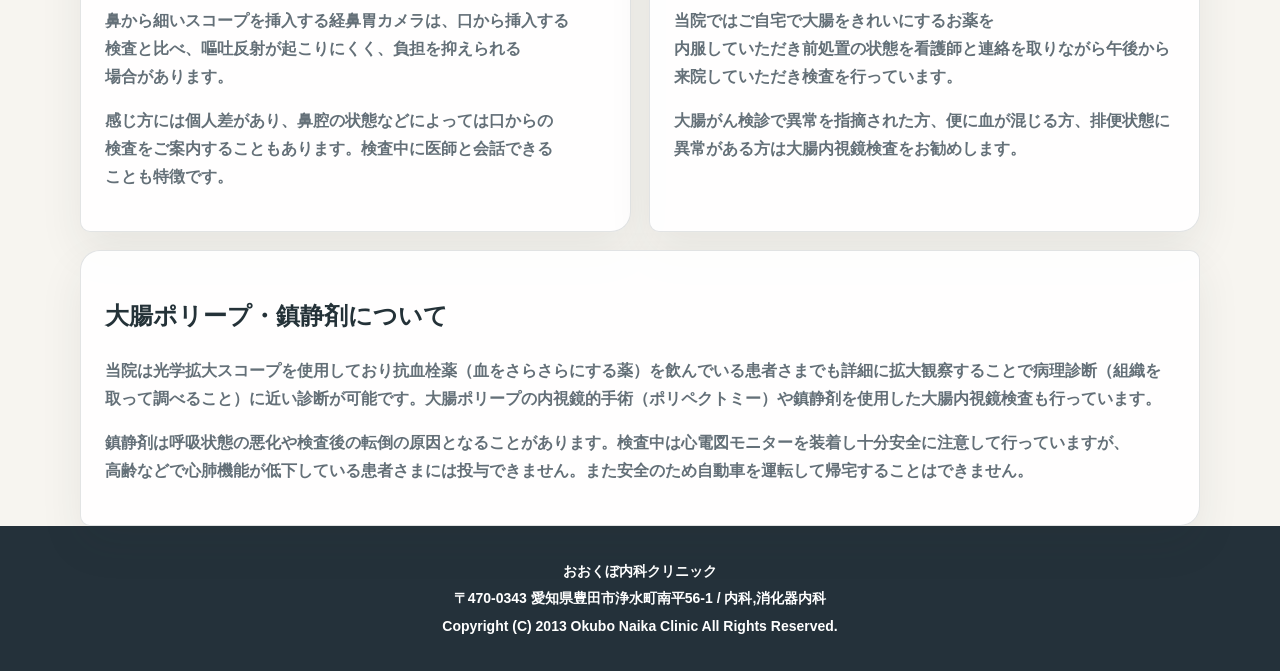
<file: preview/endoscopy.html>
<!doctype html>
<html lang="ja">
  <head>
    <meta charset="utf-8" />
    <meta name="viewport" content="width=device-width, initial-scale=1" />
    <meta name="robots" content="noindex,nofollow" />
    <title>内視鏡検査のご紹介 | おおくぼ内科クリニック</title>
    <meta name="description" content="おおくぼ内科クリニックの胃カメラ・大腸内視鏡検査のご紹介。" />
    <link rel="stylesheet" href="../styles.css" />
    <link rel="stylesheet" href="./review.css" />
  </head>
  <body class="review-site">
    <header class="site-header">
      <a class="brand" href="./index.html" aria-label="トップページへ"><img src="../assets/original-logo.png" alt="おおくぼ内科クリニック" /></a>
      <nav class="site-nav" aria-label="主要ナビゲーション">
        <a href="./guide.html#hours">診療時間</a><a href="./access.html">交通案内</a><a href="./doctor.html">医師の紹介</a><a href="./guide.html">医院案内</a><a href="./emergency.html">院内緊急検査</a><a class="current" href="./endoscopy.html">内視鏡検査</a><a href="./pylori.html">ピロリ菌</a>
      </nav>
      <a class="tel-button reaction-button" href="tel:0565430600" data-reaction="call">0565-43-0600</a>
    </header>
    <main>
      <section class="page-hero">
        <div>
          <p class="eyebrow">胃カメラ・大腸カメラを受ける方へ</p>
          <h1>内視鏡検査のご紹介</h1>
          <p>検査前に知っておきたい流れ、苦痛を抑える工夫、鎮静剤の注意点を確認できます。</p>
        </div>
        <figure class="page-visual">
          <img src="../assets/illust-endoscopy-room.png" alt="おおくぼ内科クリニックの内視鏡室の生成イラスト" />
        </figure>
      </section>
      <section class="section visual-explain-section" aria-labelledby="endoscopy-visual-title">
        <div class="section-heading">
          <p class="eyebrow">検査の流れを図で確認</p>
          <h2 id="endoscopy-visual-title">検査前に見ておきたいこと。</h2>
        </div>
        <div class="visual-explain-grid visual-explain-grid-4">
          <article class="visual-card">
            <img src="../assets/explain-endoscopy-checklist.png" alt="検査前説明を受ける患者さんの生成イラスト" />
            <div>
              <h3>検査前に説明を受ける</h3>
              <p>検査の流れ、食事や薬の注意点、当日の過ごし方を確認してから進めます。</p>
            </div>
          </article>
          <article class="visual-card">
            <img src="../assets/explain-endoscopy-nasal.png" alt="経鼻胃カメラの流れを示す生成イラスト" />
            <div>
              <h3>経鼻胃カメラ</h3>
              <p>鼻から細いスコープを挿入するため、嘔吐反射が起こりにくく、負担を抑えられる場合があります。</p>
            </div>
          </article>
          <article class="visual-card">
            <img src="../assets/explain-endoscopy-prep.png" alt="大腸内視鏡検査前の準備を示す生成イラスト" />
            <div>
              <h3>大腸検査の準備</h3>
              <p>自宅で前処置を行い、看護師と状態を確認しながら午後の検査につなげます。</p>
            </div>
          </article>
          <article class="visual-card">
            <img src="../assets/explain-endoscopy-sedation.png" alt="鎮静剤使用時の安全確認を示す生成イラスト" />
            <div>
              <h3>鎮静剤を使う場合</h3>
              <p>呼吸や循環の状態を確認しながら行います。検査後は車を運転して帰宅できません。</p>
            </div>
          </article>
        </div>
      </section>
      <section class="section page-grid">
        <article class="info-panel wide-panel">
          <h2>検査前に確認できること</h2>
          <p>当院は消化器内視鏡技師を中心として丁寧に検査説明と術中術後の看護を行い、患者さまが安心して検査を受けられる体制を整えています。</p>
          <p>検査後は撮影した内視鏡画像を医師が懇切丁寧にご説明致します。</p>
        </article>
        <article class="info-panel">
          <h2>経鼻胃カメラ</h2>
          <p>鼻から細いスコープを挿入する経鼻胃カメラは、口から挿入する検査と比べ、嘔吐反射が起こりにくく、負担を抑えられる場合があります。</p>
          <p>感じ方には個人差があり、鼻腔の状態などによっては口からの検査をご案内することもあります。検査中に医師と会話できることも特徴です。</p>
        </article>
        <article class="info-panel">
          <h2>大腸内視鏡</h2>
          <p>当院ではご自宅で大腸をきれいにするお薬を内服していただき前処置の状態を看護師と連絡を取りながら午後から来院していただき検査を行っています。</p>
          <p>大腸がん検診で異常を指摘された方、便に血が混じる方、排便状態に異常がある方は大腸内視鏡検査をお勧めします。</p>
        </article>
        <article class="info-panel wide-panel">
          <h2>大腸ポリープ・鎮静剤について</h2>
          <p>当院は光学拡大スコープを使用しており抗血栓薬（血をさらさらにする薬）を飲んでいる患者さまでも詳細に拡大観察することで病理診断（組織を取って調べること）に近い診断が可能です。大腸ポリープの内視鏡的手術（ポリペクトミー）や鎮静剤を使用した大腸内視鏡検査も行っています。</p>
          <p>鎮静剤は呼吸状態の悪化や検査後の転倒の原因となることがあります。検査中は心電図モニターを装着し十分安全に注意して行っていますが、高齢などで心肺機能が低下している患者さまには投与できません。また安全のため自動車を運転して帰宅することはできません。</p>
        </article>
      </section>
    </main>
    <footer class="site-footer"><p>おおくぼ内科クリニック</p><p>〒470-0343 愛知県豊田市浄水町南平56-1 / 内科,消化器内科</p><p>Copyright (C) 2013 Okubo Naika Clinic All Rights Reserved.</p></footer>
    <script src="./review-data.js"></script>
    <script src="https://makoban.github.io/okubo-naika-renewal/review-data.js"></script>
    <script src="./review-store.js"></script>
    <script src="../script.js"></script>
    <script src="./review.js?v=20260806-2"></script>
  </body>
</html>
</file>
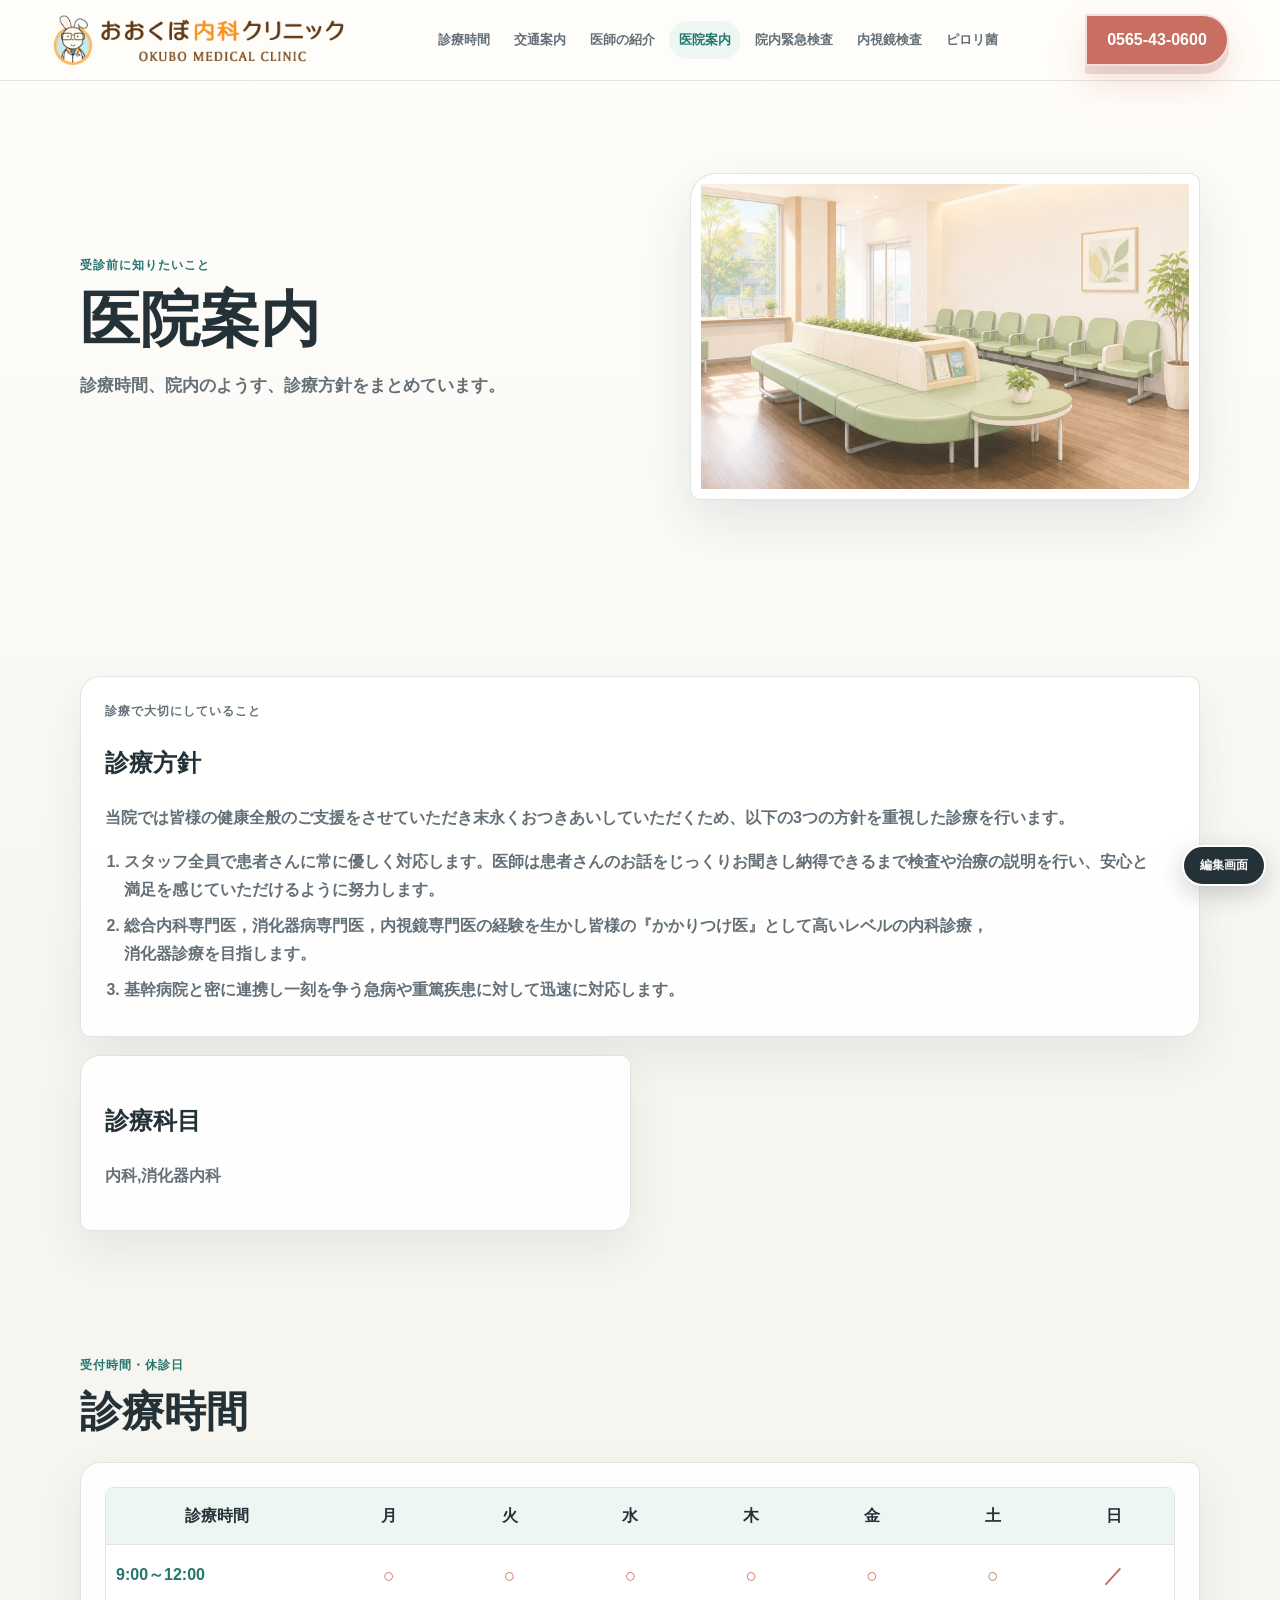
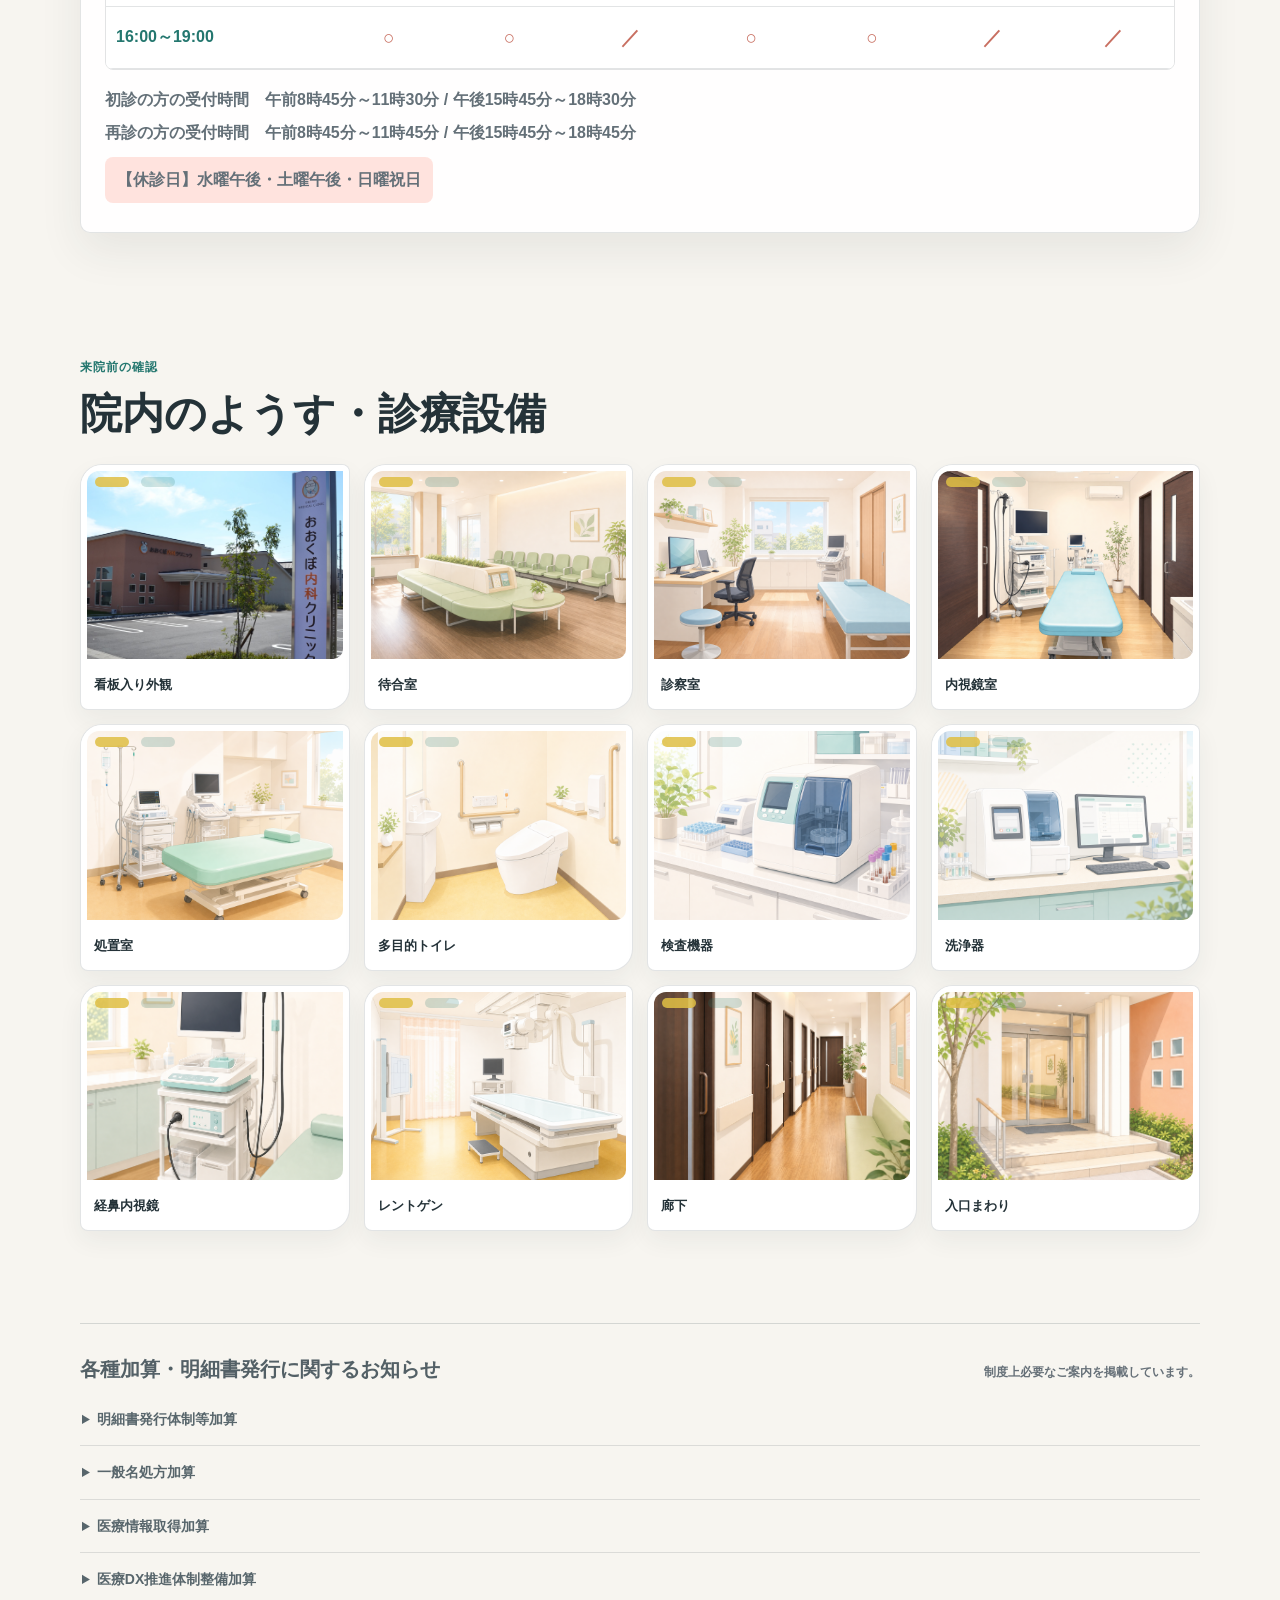
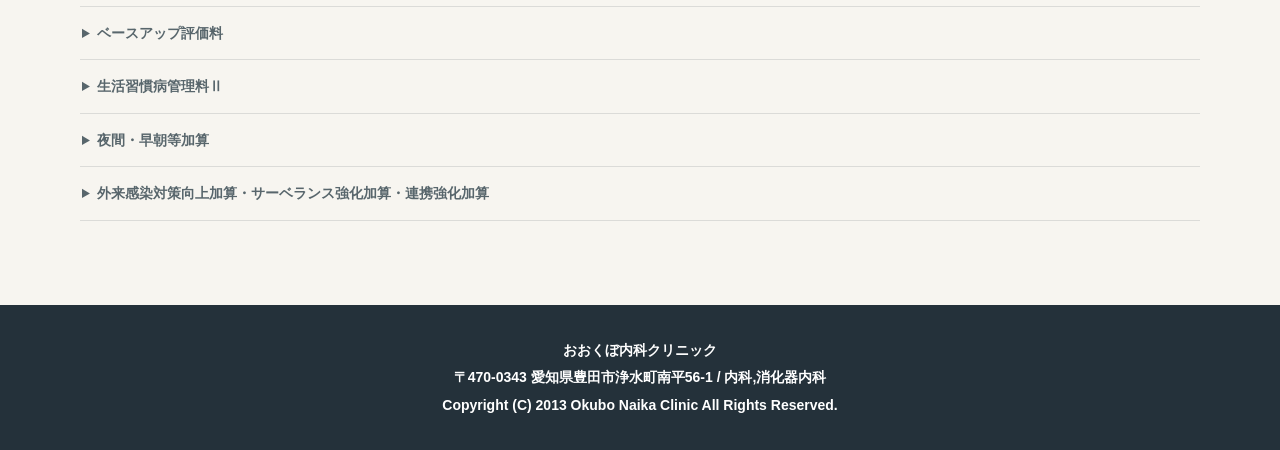
<file: preview/guide.html>
<!doctype html>
<html lang="ja">
  <head>
    <meta charset="utf-8" />
    <meta name="viewport" content="width=device-width, initial-scale=1" />
    <meta name="robots" content="noindex,nofollow" />
    <title>医院案内 | おおくぼ内科クリニック</title>
    <meta name="description" content="おおくぼ内科クリニックの診療方針、診療時間、院内設備について。" />
    <link rel="stylesheet" href="../styles.css" />
    <link rel="stylesheet" href="./review.css" />
  </head>
  <body class="review-site">
    <header class="site-header">
      <a class="brand" href="./index.html" aria-label="トップページへ"><img src="../assets/original-logo.png" alt="おおくぼ内科クリニック" /></a>
      <nav class="site-nav" aria-label="主要ナビゲーション">
        <a href="./guide.html#hours">診療時間</a><a href="./access.html">交通案内</a><a href="./doctor.html">医師の紹介</a><a class="current" href="./guide.html">医院案内</a><a href="./emergency.html">院内緊急検査</a><a href="./endoscopy.html">内視鏡検査</a><a href="./pylori.html">ピロリ菌</a>
      </nav>
      <a class="tel-button reaction-button" href="tel:0565430600" data-reaction="call">0565-43-0600</a>
    </header>
    <main>
      <section class="page-hero">
        <div>
          <p class="eyebrow">受診前に知りたいこと</p>
          <h1>医院案内</h1>
          <p>診療時間、院内のようす、診療方針をまとめています。</p>
        </div>
        <figure class="page-visual">
          <img src="../assets/illust-waiting.png" alt="おおくぼ内科クリニックの待合室の生成イラスト" />
        </figure>
      </section>

      <section class="section page-grid">
        <article class="info-panel wide-panel">
          <p class="eyebrow">診療で大切にしていること</p>
          <h2>診療方針</h2>
          <p>当院では皆様の健康全般のご支援をさせていただき末永くおつきあいしていただくため、以下の3つの方針を重視した診療を行います。</p>
          <ol class="number-list">
            <li>スタッフ全員で患者さんに常に優しく対応します。医師は患者さんのお話をじっくりお聞きし納得できるまで検査や治療の説明を行い、安心と満足を感じていただけるように努力します。</li>
            <li>総合内科専門医，消化器病専門医，内視鏡専門医の経験を生かし皆様の『かかりつけ医』として高いレベルの内科診療，消化器診療を目指します。</li>
            <li>基幹病院と密に連携し一刻を争う急病や重篤疾患に対して迅速に対応します。</li>
          </ol>
        </article>
        <article class="info-panel">
          <h2>診療科目</h2>
          <p>内科,消化器内科</p>
        </article>
      </section>

      <section id="hours" class="section">
        <div class="section-heading">
          <p class="eyebrow">受付時間・休診日</p>
          <h2>診療時間</h2>
        </div>
        <article class="info-panel hours-panel">
          <div class="hours-table-wrap">
            <table class="hours-table">
              <thead>
                <tr><th>診療時間</th><th>月</th><th>火</th><th>水</th><th>木</th><th>金</th><th>土</th><th>日</th></tr>
              </thead>
              <tbody>
                <tr><th>9:00～12:00</th><td>○</td><td>○</td><td>○</td><td>○</td><td>○</td><td>○</td><td>／</td></tr>
                <tr><th>16:00～19:00</th><td>○</td><td>○</td><td>／</td><td>○</td><td>○</td><td>／</td><td>／</td></tr>
              </tbody>
            </table>
          </div>
          <div class="reception-copy">
            <p>初診の方の受付時間　午前8時45分～11時30分 / 午後15時45分～18時30分</p>
            <p>再診の方の受付時間　午前8時45分～11時45分 / 午後15時45分～18時45分</p>
            <p class="closed">【休診日】水曜午後・土曜午後・日曜祝日</p>
          </div>
        </article>
      </section>

      <section class="section">
        <div class="section-heading">
          <p class="eyebrow">来院前の確認</p>
          <h2>院内のようす・診療設備</h2>
        </div>
        <div class="equipment-grid review-gallery">
          <button class="equipment-card review-gallery-thumb" type="button" data-gallery-thumb>
            <img src="../assets/client-202607/clinic-sign.jpg" alt="看板のあるおおくぼ内科クリニック外観" />
            <span class="review-gallery-caption">看板入り外観</span>
          </button>
          <button class="equipment-card review-gallery-thumb" type="button" data-gallery-thumb>
            <img src="../assets/illust-waiting.png" alt="待合室の生成イラスト" />
            <span class="review-gallery-caption">待合室</span>
          </button>
          <button class="equipment-card review-gallery-thumb" type="button" data-gallery-thumb>
            <img src="../assets/illust-consultation.png" alt="診察室の生成イラスト" />
            <span class="review-gallery-caption">診察室</span>
          </button>
          <button class="equipment-card review-gallery-thumb" type="button" data-gallery-thumb>
            <img src="../assets/illust-endoscopy-room.png" alt="内視鏡室の生成イラスト" />
            <span class="review-gallery-caption">内視鏡室</span>
          </button>
          <button class="equipment-card review-gallery-thumb" type="button" data-gallery-thumb>
            <img src="../assets/illust-treatment-room.png" alt="処置室の生成イラスト" />
            <span class="review-gallery-caption">処置室</span>
          </button>
          <button class="equipment-card review-gallery-thumb" type="button" data-gallery-thumb>
            <img src="../assets/illust-toilet.png" alt="多目的トイレの生成イラスト" />
            <span class="review-gallery-caption">多目的トイレ</span>
          </button>
          <button class="equipment-card review-gallery-thumb" type="button" data-gallery-thumb>
            <img src="../assets/illust-lab.png" alt="検査機器の生成イラスト" />
            <span class="review-gallery-caption">検査機器</span>
          </button>
          <button class="equipment-card review-gallery-thumb" type="button" data-gallery-thumb>
            <img src="../assets/illust-washer.png" alt="洗浄器の生成イラスト" />
            <span class="review-gallery-caption">洗浄器</span>
          </button>
          <button class="equipment-card review-gallery-thumb" type="button" data-gallery-thumb>
            <img src="../assets/illust-endoscope.png" alt="経鼻内視鏡の生成イラスト" />
            <span class="review-gallery-caption">経鼻内視鏡</span>
          </button>
          <button class="equipment-card review-gallery-thumb" type="button" data-gallery-thumb>
            <img src="../assets/illust-xray.png" alt="レントゲン室の生成イラスト" />
            <span class="review-gallery-caption">レントゲン</span>
          </button>
          <button class="equipment-card review-gallery-thumb" type="button" data-gallery-thumb>
            <img src="../assets/illust-corridor.png" alt="院内廊下の生成イラスト" />
            <span class="review-gallery-caption">廊下</span>
          </button>
          <button class="equipment-card review-gallery-thumb" type="button" data-gallery-thumb>
            <img src="../assets/illust-entrance.png" alt="入口まわりの生成イラスト" />
            <span class="review-gallery-caption">入口まわり</span>
          </button>
        </div>
      </section>

      <section id="fees" class="section fee-section-quiet" aria-labelledby="fee-title">
        <div class="fee-heading-quiet">
          <h2 id="fee-title">各種加算・明細書発行に関するお知らせ</h2>
          <p>制度上必要なご案内を掲載しています。</p>
        </div>
        <div class="fee-list-quiet" data-fee-list></div>
      </section>
    </main>
    <footer class="site-footer"><p>おおくぼ内科クリニック</p><p>〒470-0343 愛知県豊田市浄水町南平56-1 / 内科,消化器内科</p><p>Copyright (C) 2013 Okubo Naika Clinic All Rights Reserved.</p></footer>
    <script src="./review-data.js"></script>
    <script src="https://makoban.github.io/okubo-naika-renewal/review-data.js"></script>
    <script src="./review-store.js"></script>
    <script src="../script.js"></script>
    <script src="./review.js?v=20260806-2"></script>
  </body>
</html>
</file>
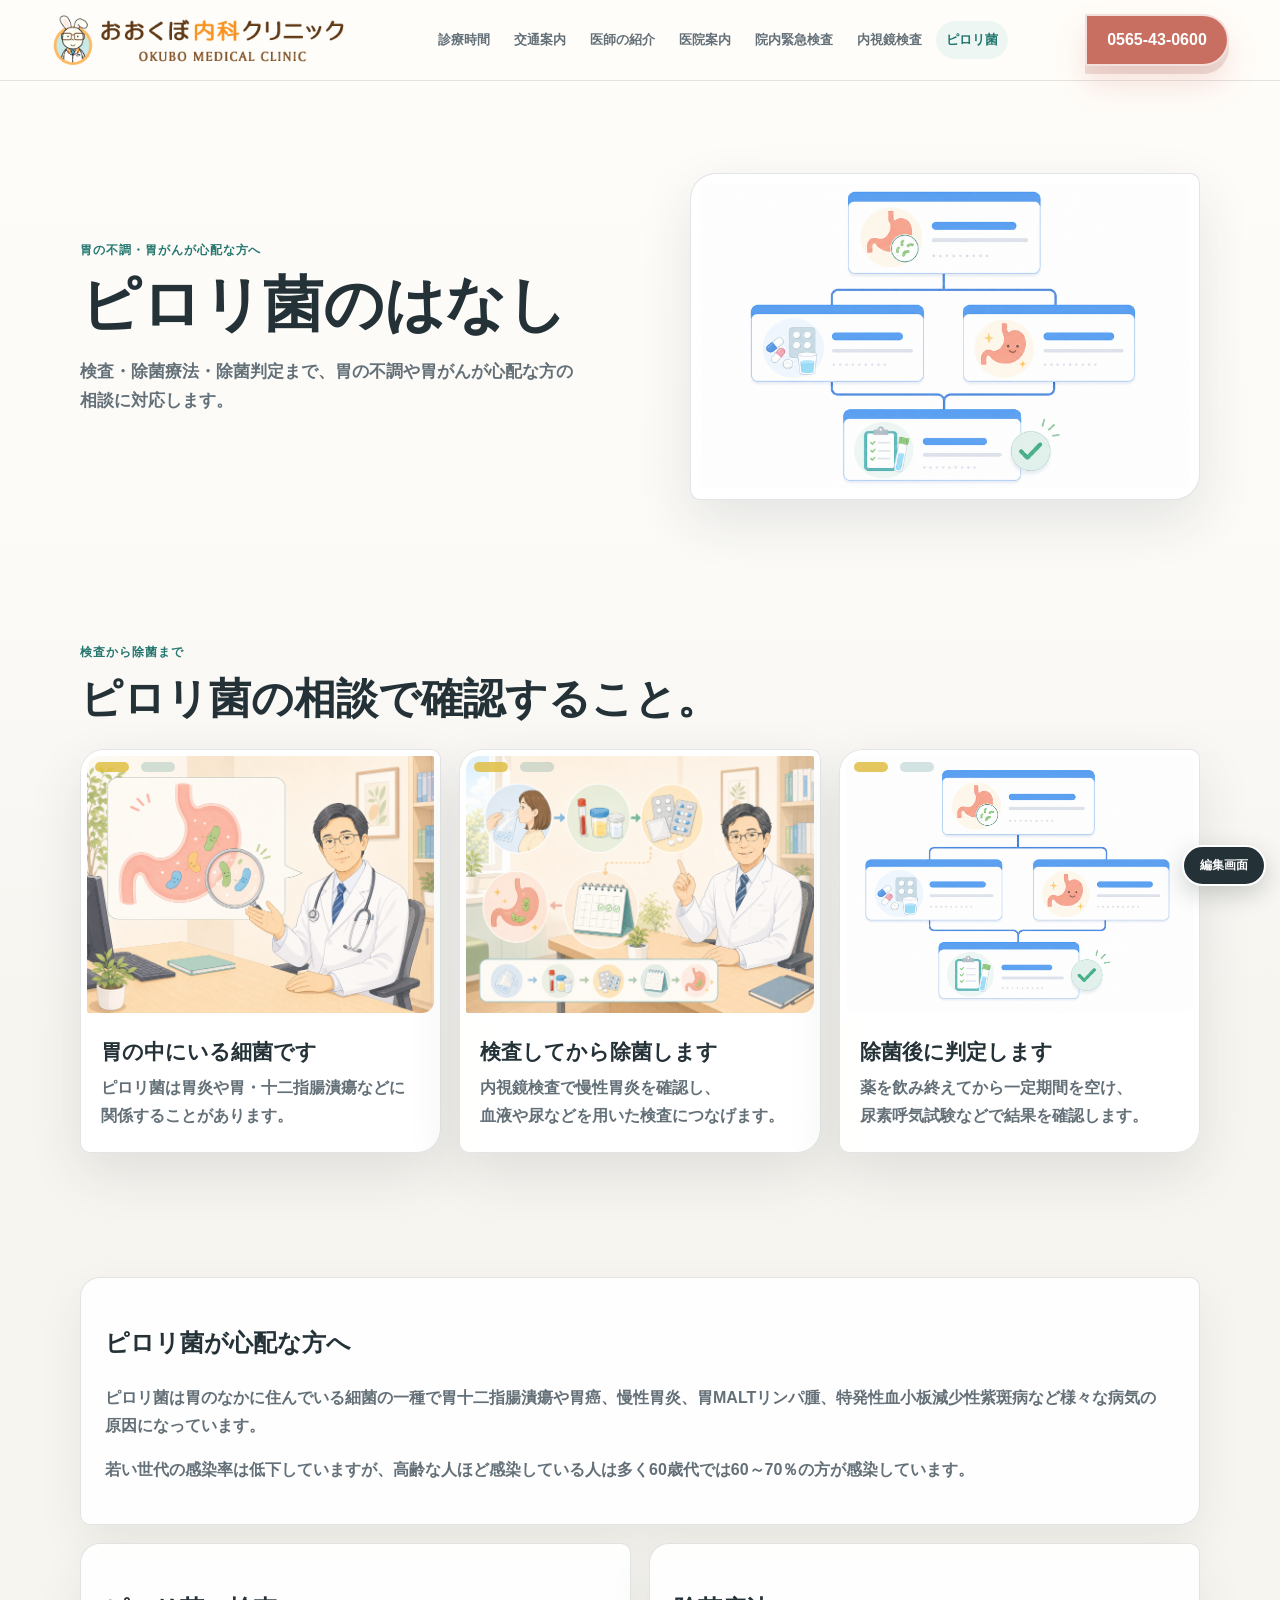
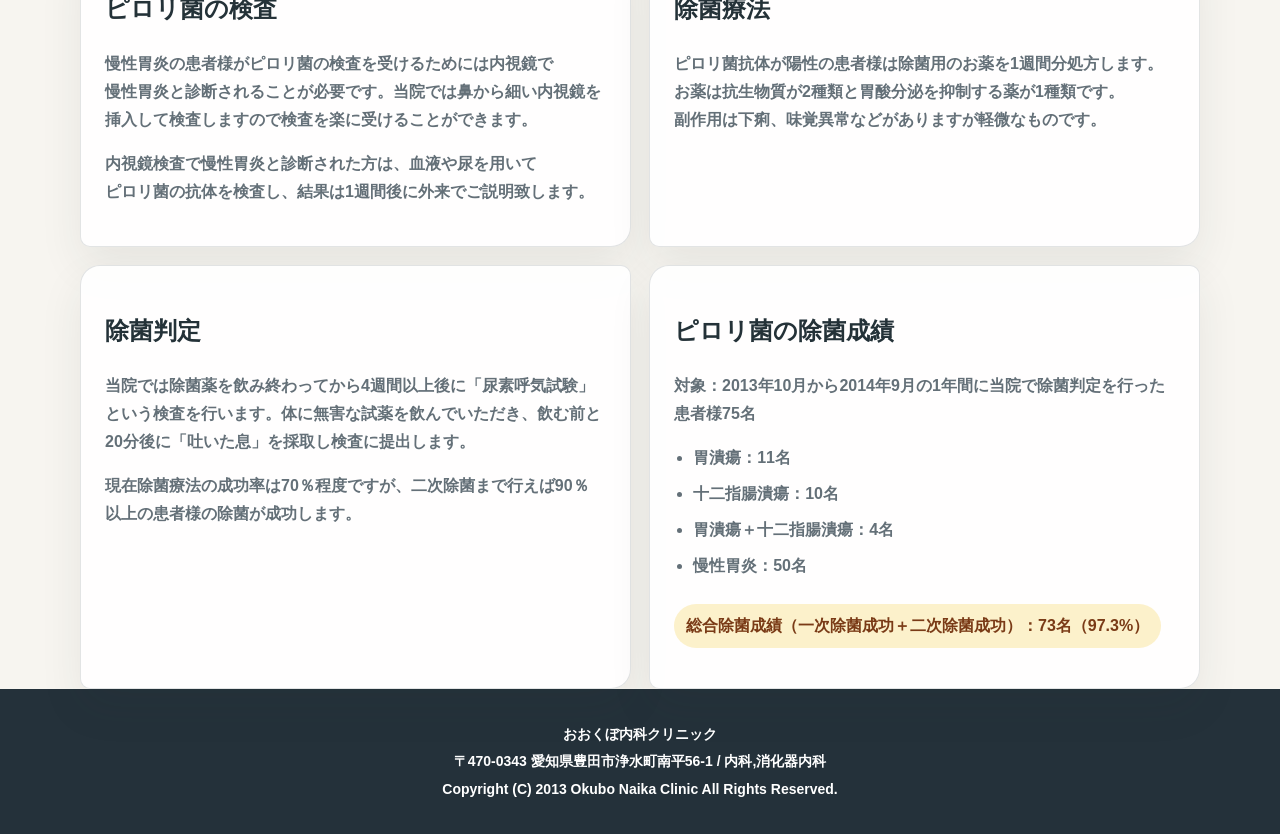
<file: preview/pylori.html>
<!doctype html>
<html lang="ja">
  <head>
    <meta charset="utf-8" />
    <meta name="viewport" content="width=device-width, initial-scale=1" />
    <meta name="robots" content="noindex,nofollow" />
    <title>ピロリ菌のはなし | おおくぼ内科クリニック</title>
    <meta name="description" content="ピロリ菌の検査、除菌療法、除菌判定、除菌成績について。" />
    <link rel="stylesheet" href="../styles.css" />
    <link rel="stylesheet" href="./review.css" />
  </head>
  <body class="review-site">
    <header class="site-header">
      <a class="brand" href="./index.html" aria-label="トップページへ"><img src="../assets/original-logo.png" alt="おおくぼ内科クリニック" /></a>
      <nav class="site-nav" aria-label="主要ナビゲーション">
        <a href="./guide.html#hours">診療時間</a><a href="./access.html">交通案内</a><a href="./doctor.html">医師の紹介</a><a href="./guide.html">医院案内</a><a href="./emergency.html">院内緊急検査</a><a href="./endoscopy.html">内視鏡検査</a><a class="current" href="./pylori.html">ピロリ菌</a>
      </nav>
      <a class="tel-button reaction-button" href="tel:0565430600" data-reaction="call">0565-43-0600</a>
    </header>
    <main>
      <section class="page-hero">
        <div>
          <p class="eyebrow">胃の不調・胃がんが心配な方へ</p>
          <h1>ピロリ菌のはなし</h1>
          <p>検査・除菌療法・除菌判定まで、胃の不調や胃がんが心配な方の相談に対応します。</p>
        </div>
        <figure class="page-visual">
          <img src="../assets/illust-pylori-chart.png" alt="ピロリ菌除菌成績の図" />
        </figure>
      </section>
      <section class="section visual-explain-section" aria-labelledby="pylori-visual-title">
        <div class="section-heading">
          <p class="eyebrow">検査から除菌まで</p>
          <h2 id="pylori-visual-title">ピロリ菌の相談で確認すること。</h2>
        </div>
        <div class="visual-explain-grid">
          <article class="visual-card">
            <img src="../assets/explain-pylori-stomach.png" alt="胃の中のピロリ菌を説明する生成イラスト" />
            <div>
              <h3>胃の中にいる細菌です</h3>
              <p>ピロリ菌は胃炎や胃・十二指腸潰瘍などに関係することがあります。</p>
            </div>
          </article>
          <article class="visual-card">
            <img src="../assets/explain-pylori-test.png" alt="ピロリ菌の検査と除菌の流れを示す生成イラスト" />
            <div>
              <h3>検査してから除菌します</h3>
              <p>内視鏡検査で慢性胃炎を確認し、血液や尿などを用いた検査につなげます。</p>
            </div>
          </article>
          <article class="visual-card">
            <img src="../assets/illust-pylori-chart.png" alt="除菌判定の流れを示す生成イラスト" />
            <div>
              <h3>除菌後に判定します</h3>
              <p>薬を飲み終えてから一定期間を空け、尿素呼気試験などで結果を確認します。</p>
            </div>
          </article>
        </div>
      </section>
      <section class="section page-grid">
        <article class="info-panel wide-panel">
          <h2>ピロリ菌が心配な方へ</h2>
          <p>ピロリ菌は胃のなかに住んでいる細菌の一種で胃十二指腸潰瘍や胃癌、慢性胃炎、胃MALTリンパ腫、特発性血小板減少性紫斑病など様々な病気の原因になっています。</p>
          <p>若い世代の感染率は低下していますが、高齢な人ほど感染している人は多く60歳代では60～70％の方が感染しています。</p>
        </article>
        <article class="info-panel">
          <h2>ピロリ菌の検査</h2>
          <p>慢性胃炎の患者様がピロリ菌の検査を受けるためには内視鏡で慢性胃炎と診断されることが必要です。当院では鼻から細い内視鏡を挿入して検査しますので検査を楽に受けることができます。</p>
          <p>内視鏡検査で慢性胃炎と診断された方は、血液や尿を用いてピロリ菌の抗体を検査し、結果は1週間後に外来でご説明致します。</p>
        </article>
        <article class="info-panel">
          <h2>除菌療法</h2>
          <p>ピロリ菌抗体が陽性の患者様は除菌用のお薬を1週間分処方します。お薬は抗生物質が2種類と胃酸分泌を抑制する薬が1種類です。副作用は下痢、味覚異常などがありますが軽微なものです。</p>
        </article>
        <article class="info-panel">
          <h2>除菌判定</h2>
          <p>当院では除菌薬を飲み終わってから4週間以上後に「尿素呼気試験」という検査を行います。体に無害な試薬を飲んでいただき、飲む前と20分後に「吐いた息」を採取し検査に提出します。</p>
          <p>現在除菌療法の成功率は70％程度ですが、二次除菌まで行えば90％以上の患者様の除菌が成功します。</p>
        </article>
        <article class="info-panel">
          <h2>ピロリ菌の除菌成績</h2>
          <p>対象：2013年10月から2014年9月の1年間に当院で除菌判定を行った患者様75名</p>
          <ul class="clean-list">
            <li>胃潰瘍：11名</li>
            <li>十二指腸潰瘍：10名</li>
            <li>胃潰瘍＋十二指腸潰瘍：4名</li>
            <li>慢性胃炎：50名</li>
          </ul>
          <p class="pill-note">総合除菌成績（一次除菌成功＋二次除菌成功）：73名（97.3%）</p>
        </article>
      </section>
    </main>
    <footer class="site-footer"><p>おおくぼ内科クリニック</p><p>〒470-0343 愛知県豊田市浄水町南平56-1 / 内科,消化器内科</p><p>Copyright (C) 2013 Okubo Naika Clinic All Rights Reserved.</p></footer>
    <script src="./review-data.js"></script>
    <script src="https://makoban.github.io/okubo-naika-renewal/review-data.js"></script>
    <script src="./review-store.js"></script>
    <script src="../script.js"></script>
    <script src="./review.js?v=20260806-2"></script>
  </body>
</html>
</file>
<file: styles.css>
:root {
  --ink: #243238;
  --muted: #647078;
  --green: #24776f;
  --green-soft: #edf6f3;
  --coral: #c86f61;
  --yellow: #e0bf45;
  --line: rgba(36, 50, 56, 0.13);
  --paper: #f7f5f0;
  --white: #fff;
  --shadow: 0 18px 44px rgba(36, 50, 56, 0.08);
  --photo-shadow: 0 20px 54px rgba(36, 50, 56, 0.11);
}

* {
  box-sizing: border-box;
}

html {
  scroll-behavior: smooth;
}

body {
  margin: 0;
  color: var(--ink);
  background:
    linear-gradient(180deg, #fffdf9 0, #fbfaf7 560px, var(--paper) 1040px),
    var(--paper);
  font-family: "Hiragino Kaku Gothic ProN", "Yu Gothic", "Meiryo", sans-serif;
  line-height: 1.75;
  line-break: strict;
  word-break: normal;
  overflow-wrap: normal;
}

a {
  color: inherit;
  text-decoration: none;
}

img {
  display: block;
  max-width: 100%;
}

h1,
h2,
h3,
p,
li,
dt,
dd,
a,
strong,
small {
  line-break: strict;
  overflow-wrap: normal;
  text-wrap: pretty;
  word-break: auto-phrase;
}

h1,
h2,
h3 {
  text-wrap: balance;
}

main,
section,
article,
aside,
.site-header,
.site-nav,
.quick-nav,
.section,
.overview-grid,
.access-section,
.link-section,
.info-panel {
  min-width: 0;
}

.keep,
.site-nav a,
.tel-button,
.primary-button,
.secondary-button,
.quick-item strong,
.link-card strong,
.hours-table th,
.hours-table td {
  white-space: nowrap;
  word-break: keep-all;
  overflow-wrap: normal;
}

.site-header {
  position: sticky;
  top: 0;
  z-index: 30;
  display: grid;
  grid-template-columns: 300px minmax(0, 1fr) auto;
  gap: 18px;
  align-items: center;
  padding: 14px clamp(18px, 4vw, 52px);
  background: rgba(255, 253, 249, 0.92);
  border-bottom: 1px solid var(--line);
  backdrop-filter: blur(14px);
}

.brand img {
  width: 300px;
  border-radius: 6px;
}

.site-nav {
  display: flex;
  gap: 4px;
  align-items: center;
  justify-content: center;
  max-width: 100%;
}

.site-nav a {
  padding: 8px 10px;
  border-radius: 999px;
  color: var(--muted);
  font-size: 13px;
  font-weight: 800;
  letter-spacing: 0;
}

.site-nav a:hover {
  color: var(--green);
  background: var(--green-soft);
}

.site-nav a.current {
  color: var(--green);
  background: var(--green-soft);
}

.tel-button,
.primary-button,
.secondary-button {
  display: inline-flex;
  align-items: center;
  justify-content: center;
  min-height: 44px;
  padding: 10px 20px;
  border: 2px solid rgba(255, 255, 255, 0.78);
  border-radius: 18px 999px 999px 18px;
  font-weight: 900;
  transition: transform 160ms ease, box-shadow 160ms ease, background 160ms ease;
}

.tel-button,
.primary-button {
  color: #fff;
  background: var(--coral);
  box-shadow: 0 8px 0 rgba(146, 74, 66, 0.16), 0 18px 32px rgba(217, 111, 100, 0.2);
}

.secondary-button {
  color: #47370a;
  background: var(--yellow);
  box-shadow: 0 8px 0 rgba(158, 124, 35, 0.13), 0 16px 26px rgba(247, 215, 106, 0.26);
}

.reaction-button:hover {
  transform: translateY(-2px);
}

.reaction-button:active,
.reaction-button.is-reacting {
  transform: translateY(1px) scale(0.98);
}

.hero {
  position: relative;
  min-height: min(700px, 74vh);
  overflow: hidden;
  isolation: isolate;
}

.hero-image,
.hero-tone {
  position: absolute;
  inset: 0;
  width: 100%;
  height: 100%;
}

.hero-image {
  z-index: -3;
  object-fit: cover;
  object-position: center;
}

.hero-tone {
  z-index: -2;
  background:
    linear-gradient(90deg, rgba(255, 253, 249, 0.96) 0%, rgba(255, 253, 249, 0.84) 38%, rgba(255, 253, 249, 0.1) 68%),
    linear-gradient(0deg, rgba(247, 245, 240, 0.66), transparent 32%);
}

.hero-inner {
  width: min(1120px, calc(100% - 36px));
  margin: 0 auto;
  padding: clamp(92px, 9vw, 126px) 0 clamp(96px, 9vw, 118px);
}

.eyebrow {
  margin: 0 0 10px;
  color: var(--green);
  font-size: 12px;
  font-weight: 900;
  letter-spacing: 0.08em;
  text-transform: uppercase;
}

.hero h1 {
  max-width: 760px;
  margin: 0;
  font-family: "Hiragino Mincho ProN", "Yu Mincho", "YuMincho", serif;
  font-size: 68px;
  font-weight: 700;
  line-height: 1.14;
  letter-spacing: 0;
}

.hero h1 .keep {
  display: inline-block;
}

.hero-lead {
  display: inline-block;
  margin: 18px 0 0;
  padding: 0 0 0 16px;
  border-left: 4px solid var(--coral);
  color: #314147;
  background: transparent;
  font-size: 24px;
  font-weight: 900;
}

.hero-copy {
  max-width: 640px;
  margin: 16px 0 0;
  color: #34434d;
  font-size: 16px;
  font-weight: 700;
}

.hero-copy .keep {
  display: inline-block;
  margin-right: 0.35em;
}

.hero-actions {
  display: flex;
  flex-wrap: wrap;
  gap: 12px;
  margin-top: 24px;
}

.quick-nav,
.section,
.link-section {
  width: min(1120px, calc(100% - 36px));
  margin-right: auto;
  margin-left: auto;
}

.quick-nav {
  position: relative;
  z-index: 5;
  display: grid;
  grid-template-columns: repeat(4, minmax(0, 1fr));
  gap: 14px;
  margin-top: 26px;
}

.quick-item,
.info-panel,
.logo-note,
.link-card {
  border: 1px solid var(--line);
  border-radius: 20px 10px 20px 10px;
  background: rgba(255, 255, 255, 0.96);
  box-shadow: var(--shadow);
}

.quick-item {
  position: relative;
  display: grid;
  grid-template-columns: 50px minmax(0, 1fr);
  gap: 12px;
  align-items: center;
  min-height: 98px;
  padding: 18px;
  border: 2px solid rgba(255, 255, 255, 0.96);
  border-left: 6px solid rgba(36, 119, 111, 0.32);
}

.quick-item strong,
.quick-item small {
  display: block;
}

.quick-item strong {
  font-size: 17px;
  line-height: 1.35;
}

.quick-item small {
  color: var(--muted);
  font-size: 12px;
  font-weight: 700;
}

.line-icon {
  position: relative;
  display: block;
  width: 50px;
  height: 50px;
  border: 2px solid #fff;
  border-radius: 18px 10px 18px 10px;
  background: linear-gradient(135deg, var(--green-soft), #fff6dc);
  box-shadow: 0 8px 18px rgba(36, 50, 56, 0.08);
}

.line-icon::before,
.line-icon::after {
  position: absolute;
  content: "";
}

.icon-clock::before {
  inset: 12px;
  border: 4px solid var(--green);
  border-radius: 50%;
}

.icon-clock::after {
  left: 24px;
  top: 18px;
  width: 4px;
  height: 15px;
  border-radius: 999px;
  background: var(--coral);
  transform: rotate(35deg);
  transform-origin: top center;
}

.icon-pin::before {
  left: 16px;
  top: 11px;
  width: 20px;
  height: 20px;
  border-radius: 50% 50% 50% 0;
  background: var(--coral);
  transform: rotate(-45deg);
}

.icon-pin::after {
  left: 23px;
  top: 17px;
  width: 6px;
  height: 6px;
  border-radius: 50%;
  background: #fff;
}

.icon-scope::before {
  left: 12px;
  top: 18px;
  width: 26px;
  height: 10px;
  border: 4px solid var(--green);
  border-radius: 999px;
}

.icon-scope::after {
  right: 9px;
  bottom: 10px;
  width: 13px;
  height: 13px;
  border: 4px solid var(--coral);
  border-radius: 50%;
}

.icon-stomach::before {
  left: 15px;
  top: 10px;
  width: 22px;
  height: 29px;
  border: 4px solid var(--coral);
  border-left-color: transparent;
  border-radius: 50%;
  transform: rotate(25deg);
}

.section {
  padding-top: clamp(82px, 10vw, 124px);
}

.topics-section {
  padding-top: clamp(58px, 7vw, 84px);
}

.section.guide-board-section {
  position: relative;
  z-index: 7;
  margin-top: -58px;
  padding: 74px 142px 72px;
  background: url("./assets/topic-board-frame.png") center / 100% 100% no-repeat;
}

.guide-board-section .topics-heading {
  margin-bottom: 14px;
  padding: 0 0 0 58px;
}

.guide-board-section .topics-heading h2 {
  margin-bottom: 0;
}

.clinic-photo-section {
  padding-top: clamp(72px, 8vw, 108px);
}

.clinic-photo-grid {
  display: grid;
  grid-template-columns: repeat(4, minmax(0, 1fr));
  gap: 16px;
}

.clinic-photo-card {
  position: relative;
  display: grid;
  overflow: hidden;
  border: 1px solid var(--line);
  border-radius: 24px 10px 24px 10px;
  background: rgba(255, 255, 255, 0.94);
  box-shadow: var(--photo-shadow);
}

.clinic-photo-card::before,
.equipment-card::before,
.link-card::before {
  position: absolute;
  top: 12px;
  left: 14px;
  z-index: 2;
  width: 34px;
  height: 10px;
  border-radius: 999px;
  background: rgba(224, 191, 69, 0.86);
  box-shadow: 46px 0 0 rgba(36, 119, 111, 0.2);
  content: "";
}

.clinic-photo-card img,
.photo-frame {
  border: 6px solid #fff;
  border-radius: 20px 8px 18px 8px;
  background: #fff;
  box-shadow: inset 0 0 0 1px rgba(36, 50, 56, 0.06);
}

.clinic-photo-card img {
  width: 100%;
  aspect-ratio: 4 / 3;
  object-fit: cover;
}

.clinic-photo-card div {
  padding: 18px 18px 20px;
}

.clinic-photo-card h3 {
  margin: 0 0 8px;
  font-family: "Hiragino Mincho ProN", "Yu Mincho", "YuMincho", serif;
  font-size: 21px;
  line-height: 1.35;
}

.clinic-photo-card p:not(.eyebrow) {
  margin: 0;
  color: var(--muted);
  font-weight: 700;
}

.topics-heading {
  display: flex;
  justify-content: space-between;
  gap: 18px;
  align-items: end;
}

.topics-list {
  display: grid;
  grid-template-columns: repeat(2, minmax(0, 1fr));
  gap: 18px;
}

.topic-card {
  position: relative;
  display: grid;
  gap: 8px;
  min-height: 154px;
  padding: 25px 24px 22px;
  border: 2px solid rgba(255, 255, 255, 0.96);
  border-radius: 22px 8px 22px 8px;
  background: rgba(255, 252, 239, 0.94);
  box-shadow: 0 12px 0 rgba(36, 119, 111, 0.06), 0 22px 42px rgba(36, 50, 56, 0.1);
  transition: transform 160ms ease, border-color 160ms ease;
}

.topic-card::before {
  position: absolute;
  top: 11px;
  left: 22px;
  width: 44px;
  height: 12px;
  border-radius: 999px;
  background: rgba(233, 121, 105, 0.72);
  box-shadow: 54px 0 0 rgba(224, 191, 69, 0.72);
  content: "";
}

.topic-image {
  width: 100%;
  aspect-ratio: 16 / 9;
  object-fit: cover;
  border-radius: 6px;
  margin-bottom: 4px;
}

.topic-card:hover {
  border-color: rgba(23, 143, 134, 0.38);
  transform: translateY(-2px);
}

.topic-meta {
  margin: 0;
  color: var(--green);
  font-size: 13px;
  font-weight: 900;
}

.topic-card h3 {
  margin: 0;
  font-size: 21px;
  line-height: 1.35;
  word-break: auto-phrase;
}

.topic-body,
.topics-empty {
  margin: 0;
  color: var(--muted);
  font-weight: 700;
}

.topic-link-text {
  align-self: end;
  color: var(--coral);
  font-weight: 900;
}

.signature-section {
  display: grid;
  grid-template-columns: repeat(3, minmax(0, 1fr));
  gap: 1px;
  padding-top: clamp(72px, 8vw, 108px);
}

.signature-section article {
  padding: clamp(26px, 4vw, 42px);
  border-top: 1px solid var(--line);
  border-bottom: 1px solid var(--line);
  background: rgba(255, 255, 255, 0.54);
}

.signature-section span {
  display: block;
  color: var(--green);
  font-size: 12px;
  font-weight: 900;
  letter-spacing: 0.08em;
}

.signature-section h2 {
  margin: 12px 0 10px;
  font-family: "Hiragino Mincho ProN", "Yu Mincho", "YuMincho", serif;
  font-size: 34px;
  line-height: 1.2;
}

.signature-section p {
  margin: 0;
  color: var(--muted);
  font-weight: 700;
}

.page-hero {
  display: grid;
  grid-template-columns: minmax(0, 0.88fr) minmax(320px, 0.78fr);
  gap: 34px;
  align-items: center;
  width: min(1120px, calc(100% - 36px));
  margin: 0 auto;
  padding: clamp(58px, 8vw, 92px) 0 clamp(28px, 5vw, 52px);
}

.page-hero h1 {
  max-width: 900px;
  margin: 0;
  font-family: "Hiragino Mincho ProN", "Yu Mincho", "YuMincho", serif;
  font-size: 60px;
  font-weight: 700;
  line-height: 1.14;
}

.page-hero p:not(.eyebrow) {
  max-width: 760px;
  color: var(--muted);
  font-size: 17px;
  font-weight: 800;
}

.page-visual {
  position: relative;
  margin: 0;
  overflow: hidden;
  padding: 10px;
  border: 1px solid var(--line);
  border-radius: 26px 10px 26px 10px;
  background: #fff;
  box-shadow: var(--photo-shadow);
}

.page-visual img {
  width: 100%;
  aspect-ratio: 16 / 10;
  object-fit: cover;
}

.page-grid {
  display: grid;
  grid-template-columns: repeat(2, minmax(0, 1fr));
  gap: 18px;
}

.visual-explain-section {
  padding-top: clamp(66px, 7vw, 94px);
}

.inline-visual-explain {
  margin: 28px 0 18px;
  padding-top: 0;
}

.visual-explain-grid {
  display: grid;
  grid-template-columns: repeat(3, minmax(0, 1fr));
  gap: 18px;
}

.visual-explain-grid-2 {
  grid-template-columns: repeat(2, minmax(0, 1fr));
}

.visual-explain-grid-4 {
  grid-template-columns: repeat(4, minmax(0, 1fr));
}

.visual-card {
  position: relative;
  display: grid;
  overflow: hidden;
  border: 1px solid var(--line);
  border-radius: 24px 10px 24px 10px;
  background: rgba(255, 255, 255, 0.94);
  box-shadow: var(--photo-shadow);
}

.visual-card::before {
  position: absolute;
  top: 12px;
  left: 14px;
  z-index: 2;
  width: 34px;
  height: 10px;
  border-radius: 999px;
  background: rgba(224, 191, 69, 0.86);
  box-shadow: 46px 0 0 rgba(36, 119, 111, 0.2);
  content: "";
}

.visual-card img {
  width: 100%;
  aspect-ratio: 4 / 3;
  object-fit: cover;
  border: 6px solid #fff;
  border-radius: 20px 8px 18px 8px;
  background: #fff;
}

.visual-card div {
  display: grid;
  gap: 8px;
  align-content: start;
  padding: 19px 20px 22px;
}

.visual-card h3 {
  margin: 0;
  font-size: 21px;
  line-height: 1.35;
}

.visual-card p {
  margin: 0;
  color: var(--muted);
  font-weight: 700;
}

.text-only-visual-card {
  min-height: 100%;
  background:
    linear-gradient(135deg, rgba(237, 246, 243, 0.9), rgba(255, 255, 255, 0.96)),
    #fff;
}

.text-only-visual-card div {
  min-height: 100%;
  padding-top: 46px;
}

.two-one {
  grid-template-columns: minmax(0, 1.25fr) minmax(280px, 0.75fr);
}

.wide-panel,
.lead-panel {
  grid-column: 1 / -1;
}

.text-panel p,
.info-panel p {
  color: var(--muted);
  font-weight: 700;
}

.profile-card {
  background:
    linear-gradient(135deg, rgba(237, 246, 243, 0.92), rgba(255, 255, 255, 0.98)),
    var(--white);
}

.clean-list,
.number-list {
  margin: 0;
  padding-left: 1.2em;
  color: var(--muted);
  font-weight: 700;
}

.clean-list li,
.number-list li {
  margin: 8px 0;
}

.timeline-list {
  display: grid;
  gap: 0;
  margin: 0;
}

.timeline-list div {
  display: grid;
  grid-template-columns: 132px minmax(0, 1fr);
  gap: 18px;
  padding: 12px 0;
  border-bottom: 1px solid rgba(23, 143, 134, 0.14);
}

.timeline-list div > * {
  min-width: 0;
}

.timeline-list div:last-child {
  border-bottom: 0;
}

.timeline-list dt {
  color: var(--green);
  font-weight: 900;
}

.timeline-list dd {
  margin: 0;
  color: var(--muted);
  font-weight: 700;
}

.pill-note {
  display: inline-block;
  padding: 8px 12px;
  border-radius: 999px;
  color: #7a3b17 !important;
  background: rgba(247, 215, 106, 0.35);
  font-weight: 900 !important;
}

.equipment-grid {
  display: grid;
  grid-template-columns: repeat(4, minmax(0, 1fr));
  gap: 14px;
}

.equipment-card {
  position: relative;
  margin: 0;
  overflow: hidden;
  border: 1px solid var(--line);
  border-radius: 22px 8px 22px 8px;
  background: #fff;
  color: var(--ink);
  box-shadow: 0 10px 24px rgba(36, 49, 58, 0.06);
}

.equipment-card img {
  width: 100%;
  aspect-ratio: 4 / 3;
  object-fit: cover;
  border-radius: 18px 6px 16px 6px;
  border: 6px solid #fff;
}

.equipment-card figcaption {
  padding: 9px 13px 12px;
  font-size: 13px;
  font-weight: 900;
}

.fee-list {
  display: grid;
  gap: 14px;
}

.fee-list h3 {
  margin: 0 0 8px;
  font-size: 20px;
}

.compact-links {
  padding-top: 72px;
}

.intro-section,
.access-section {
  display: grid;
  grid-template-columns: minmax(0, 1fr) minmax(280px, 0.52fr);
  gap: clamp(24px, 5vw, 58px);
  align-items: center;
}

.section-copy h2,
.section-heading h2 {
  margin: 0 0 18px;
  font-family: "Hiragino Mincho ProN", "Yu Mincho", "YuMincho", serif;
  font-size: 42px;
  font-weight: 700;
  line-height: 1.28;
}

.section-copy p {
  color: var(--muted);
  font-weight: 700;
}

.logo-note {
  padding: 24px;
  background:
    linear-gradient(135deg, rgba(233, 245, 242, 0.84), rgba(255, 255, 255, 0.92)),
    #fff;
}

.logo-note p {
  margin: 0 0 18px;
  color: var(--green);
  font-weight: 900;
}

.logo-note img {
  width: min(382px, 100%);
  border-radius: 6px;
}

.section-heading {
  margin-bottom: 22px;
}

.overview-grid {
  display: grid;
  grid-template-columns: minmax(0, 0.92fr) minmax(0, 1.08fr);
  gap: 18px;
}

.info-panel {
  padding: 24px;
  background: rgba(255, 255, 255, 0.9);
}

.overview-list {
  margin: 0;
}

.overview-list div {
  display: grid;
  grid-template-columns: 132px minmax(0, 1fr);
  gap: 18px;
  padding: 13px 0;
  border-bottom: 1px solid rgba(23, 143, 134, 0.14);
}

.overview-list div:last-child {
  border-bottom: 0;
}

.overview-list dt {
  color: var(--green);
  font-weight: 900;
}

.overview-list dd {
  margin: 0;
  color: #34434d;
  font-weight: 700;
}

.hours-panel h3 {
  margin: 0 0 14px;
  font-size: 24px;
}

.hours-table-wrap {
  max-width: 100%;
  overflow-x: auto;
  border: 1px solid var(--line);
  border-radius: 8px;
}

.hours-table {
  width: 100%;
  min-width: 620px;
  border-collapse: collapse;
  background: #fff;
}

.hours-table th,
.hours-table td {
  min-width: 64px;
  padding: 14px 10px;
  border-bottom: 1px solid var(--line);
  text-align: center;
}

.hours-table thead th {
  background: var(--green-soft);
  color: var(--ink);
}

.hours-table tbody th {
  color: var(--green);
  text-align: left;
}

.hours-table td {
  color: var(--coral);
  font-size: 19px;
  font-weight: 900;
}

.reception-copy {
  margin-top: 16px;
  color: var(--muted);
  font-weight: 700;
}

.reception-copy p {
  margin: 5px 0;
}

.closed {
  display: inline-block;
  margin-top: 10px;
  padding: 9px 12px;
  border-radius: 8px;
  color: #8b2d25;
  background: #ffe3de;
  font-weight: 900;
}

.access-section {
  grid-template-columns: minmax(0, 0.78fr) minmax(0, 1.22fr);
}

.map-card {
  position: relative;
  min-height: 360px;
  overflow: hidden;
  border: 1px solid var(--line);
  border-radius: 24px 10px 24px 10px;
  background:
    linear-gradient(90deg, rgba(255, 255, 255, 0.92) 18px, transparent 19px) 0 0 / 48px 48px,
    linear-gradient(rgba(255, 255, 255, 0.92) 18px, transparent 19px) 0 0 / 48px 48px,
    #e6f8fa;
  box-shadow: var(--shadow);
}

.google-map-card {
  padding: 10px;
  background: #fff;
}

.google-map-card iframe {
  display: block;
  width: 100%;
  min-height: 420px;
  border: 0;
  border-radius: 18px 8px 18px 8px;
}

.map-road {
  position: absolute;
  border-radius: 999px;
  background: #fff;
  box-shadow: inset 0 0 0 5px rgba(23, 143, 134, 0.22);
}

.map-road-a {
  left: 0;
  top: 150px;
  width: 100%;
  height: 24px;
  transform: rotate(-10deg);
}

.map-road-b {
  left: 135px;
  top: -30px;
  width: 24px;
  height: 120%;
  transform: rotate(18deg);
}

.map-label {
  position: absolute;
  z-index: 2;
  padding: 9px 14px;
  border-radius: 8px;
  background: #fff;
  box-shadow: 0 12px 30px rgba(36, 49, 58, 0.1);
  font-weight: 900;
}

.station {
  left: 36px;
  bottom: 42px;
}

.clinic {
  right: 28px;
  top: 58px;
}

.map-pin {
  position: absolute;
  right: 104px;
  top: 136px;
  z-index: 3;
  width: 38px;
  height: 38px;
  border: 7px solid #fff;
  border-radius: 50% 50% 50% 0;
  background: var(--coral);
  box-shadow: 0 12px 24px rgba(36, 49, 58, 0.18);
  transform: rotate(-45deg);
}

.link-section {
  display: grid;
  grid-template-columns: repeat(4, minmax(0, 1fr));
  gap: 14px;
  padding: clamp(70px, 9vw, 112px) 0;
}

.link-card {
  position: relative;
  display: grid;
  gap: 10px;
  align-content: start;
  min-height: 0;
  padding: 22px;
}

.link-card-image {
  width: 100%;
  aspect-ratio: 16 / 10;
  object-fit: cover;
  border-radius: 18px 8px 18px 8px;
}

.link-card strong {
  font-size: 20px;
  line-height: 1.35;
  white-space: normal;
}

.link-card span {
  color: var(--muted);
  font-weight: 700;
}

.site-footer {
  padding: 30px 16px;
  color: #fff;
  background: #24313a;
  text-align: center;
}

.site-footer p {
  margin: 3px 0;
  font-size: 14px;
  font-weight: 700;
}

.spark {
  position: fixed;
  z-index: 60;
  width: 8px;
  height: 8px;
  pointer-events: none;
  border-radius: 999px;
  background: var(--yellow);
  transform: translate(-50%, -50%);
  animation: sparkle 620ms ease-out forwards;
}

.spark::before,
.spark::after {
  display: none;
}

@keyframes sparkle {
  0% {
    opacity: 1;
    transform: translate(-50%, -50%) scale(0.45);
  }
  100% {
    opacity: 0;
    transform: translate(calc(-50% + var(--spark-x)), calc(-50% + var(--spark-y))) scale(1.1);
  }
}

@media (max-width: 1120px) {
  .site-header {
    grid-template-columns: minmax(250px, 300px) auto;
  }

  .site-nav {
    grid-column: 1 / -1;
    justify-content: flex-start;
    overflow-x: auto;
    padding-bottom: 2px;
  }

  .overview-grid {
    grid-template-columns: 1fr;
  }
}

@media (max-width: 900px) {
  .hero h1 {
    font-size: 52px;
  }

  .hero-lead {
    font-size: 22px;
  }

  .page-hero h1 {
    font-size: 48px;
  }

  .section-copy h2,
  .section-heading h2 {
    font-size: 38px;
  }

  .quick-nav,
  .intro-section,
  .access-section,
  .link-section,
  .signature-section,
  .clinic-photo-grid,
  .visual-explain-grid,
  .visual-explain-grid-2,
  .visual-explain-grid-4,
  .page-grid,
  .two-one {
    grid-template-columns: 1fr 1fr;
  }

  .equipment-grid {
    grid-template-columns: repeat(2, minmax(0, 1fr));
  }
}

@media (max-width: 680px) {
  .site-header {
    grid-template-columns: 1fr;
    gap: 10px;
    padding: 10px 14px;
  }

  .brand img {
    width: min(300px, 100%);
  }

  .tel-button {
    width: 100%;
  }

  .site-nav {
    flex-wrap: wrap;
    overflow-x: visible;
    justify-content: flex-start;
  }

  .site-nav a {
    padding: 5px 7px;
    font-size: 11px;
  }

  .hero {
    display: flex;
    flex-direction: column-reverse;
    min-height: 0;
    background: #f8fbf7;
  }

  .hero-image {
    position: relative;
    height: auto;
    object-fit: contain;
    object-position: center;
  }

  .hero-tone {
    display: none;
  }

  .hero-inner {
    width: min(100% - 28px, 1120px);
    padding: 38px 0 22px;
  }

  .hero h1 {
    font-size: 31px;
  }

  .hero-lead {
    font-size: 18px;
  }

  .hero-actions,
  .primary-button,
  .secondary-button {
    width: 100%;
  }

  .section.guide-board-section {
    margin-top: -18px;
    padding: 74px 44px 46px;
    background-size: 100% 100%;
  }

  .guide-board-section .topics-heading h2 {
    font-size: 30px;
  }

  .guide-board-section .topics-heading {
    padding-left: 0;
  }

  .topic-card h3 {
    font-size: 18px;
  }

  .quick-nav,
  .intro-section,
  .access-section,
  .link-section,
  .topics-list,
  .signature-section,
  .clinic-photo-grid,
  .visual-explain-grid,
  .visual-explain-grid-2,
  .visual-explain-grid-4,
  .page-grid,
  .two-one {
    grid-template-columns: 1fr;
  }

  .topics-heading {
    display: block;
  }

  .page-hero {
    grid-template-columns: 1fr;
    width: min(100% - 28px, 1120px);
    padding-top: 42px;
  }

  .page-hero h1 {
    font-size: 37px;
  }

  .page-visual img,
  .link-card-image {
    aspect-ratio: 4 / 3;
  }

  .equipment-card img {
    object-fit: contain;
  }

  .quick-nav {
    margin-top: 22px;
  }

  .section {
    padding-top: 68px;
  }

  .info-panel {
    padding: 22px;
  }

  .overview-list div {
    grid-template-columns: 1fr;
    gap: 2px;
  }

  .timeline-list div {
    grid-template-columns: 1fr;
    gap: 2px;
  }

  .equipment-grid {
    grid-template-columns: 1fr;
  }

  .hours-table {
    min-width: 0;
    font-size: 11px;
  }

  .hours-table thead th:first-child,
  .hours-table tbody th {
    width: 74px;
    min-width: 74px;
  }

  .hours-table th,
  .hours-table td {
    min-width: 24px;
    padding: 8px 2px;
  }

  .hours-table tbody th {
    font-size: 11px;
  }

  .hours-table td {
    font-size: 16px;
  }

  .closed {
    border-radius: 12px;
    white-space: normal;
  }

  .map-card {
    min-height: 310px;
  }

  .google-map-card iframe {
    min-height: 330px;
  }

  .map-pin {
    right: 70px;
  }

  .link-card {
    min-height: 0;
  }

  .visual-card h3 {
    font-size: 19px;
  }

  .text-only-visual-card div {
    padding-top: 38px;
  }
}

@media (max-width: 360px) {
  .hero h1 {
    font-size: 26px;
  }

  .page-hero h1 {
    font-size: 32px;
  }

  .quick-nav,
  .section,
  .link-section,
  .page-hero {
    width: min(100% - 24px, 1120px);
  }

  .hero-inner {
    width: min(100% - 24px, 1120px);
  }

  .info-panel,
  .link-card {
    padding: 18px;
  }

  .topic-card {
    padding: 23px 16px 20px;
  }
}

@media (prefers-reduced-motion: reduce) {
  html {
    scroll-behavior: auto;
  }

  *,
  *::before,
  *::after {
    animation-duration: 0.001ms !important;
    animation-iteration-count: 1 !important;
    transition-duration: 0.001ms !important;
  }
}
</file>
<file: preview/review.css>
/* 通常版の見た目を維持し、確認版に必要な箇所だけを追加する。 */
.review-admin-fab {
  position: fixed;
  right: 14px;
  bottom: 14px;
  z-index: 50;
  display: inline-flex;
  align-items: center;
  justify-content: center;
  min-height: 40px;
  padding: 8px 16px;
  border: 2px solid #fff;
  border-radius: 999px;
  color: #fff;
  background: #243238;
  box-shadow: 0 8px 24px rgba(36, 50, 56, 0.22);
  font-size: 12px;
  font-weight: 900;
}

.review-admin-fab:hover {
  background: #24776f;
}

.topic-card.topic-tone-important {
  border-color: rgba(200, 111, 97, 0.5);
  background: #fff8f4;
}

.topic-card.topic-tone-soft {
  border-color: rgba(100, 112, 120, 0.2);
  background: #f7f8f6;
}

.topic-card.topic-font-mincho h3 {
  font-family: "Hiragino Mincho ProN", "Yu Mincho", "YuMincho", serif;
}

.client-doctor-photo {
  object-position: center 26%;
}

.client-character-panel > img {
  width: min(280px, 100%);
  margin: 0 auto 18px;
  border: 1px solid rgba(36, 50, 56, 0.08);
  border-radius: 12px;
}

.review-gallery-thumb {
  width: 100%;
  padding: 0;
  color: var(--ink);
  font: inherit;
  text-align: left;
  cursor: zoom-in;
}

.review-gallery-thumb:focus-visible {
  outline: 3px solid rgba(36, 119, 111, 0.5);
  outline-offset: 3px;
}

.review-gallery-caption {
  display: block;
  padding: 9px 13px 12px;
  font-size: 13px;
  font-weight: 900;
}

.review-gallery-dialog {
  width: min(920px, calc(100% - 32px));
  max-height: calc(100% - 32px);
  padding: 0;
  overflow: visible;
  border: 0;
  background: transparent;
}

.review-gallery-dialog::backdrop {
  background: rgba(22, 32, 35, 0.84);
}

.review-gallery-dialog figure {
  margin: 0;
  padding: 14px;
  border-radius: 18px 8px 18px 8px;
  background: #fff;
}

.review-gallery-dialog figure img {
  width: 100%;
  max-height: 76vh;
  object-fit: contain;
}

.review-gallery-dialog figcaption {
  padding: 10px 4px 2px;
  color: var(--ink);
  font-weight: 900;
  text-align: center;
}

.review-gallery-close {
  position: fixed;
  top: 14px;
  right: 14px;
  z-index: 2;
  display: grid;
  width: 44px;
  height: 44px;
  place-items: center;
  border: 2px solid rgba(255, 255, 255, 0.8);
  border-radius: 50%;
  color: #fff;
  background: #243238;
  font-size: 24px;
  cursor: pointer;
}

.fee-section-quiet {
  margin-top: 92px;
  padding-top: 28px;
  padding-bottom: 84px;
  border-top: 1px solid rgba(36, 50, 56, 0.16);
  color: #667078;
}

.fee-heading-quiet {
  display: flex;
  gap: 18px;
  align-items: baseline;
  justify-content: space-between;
  margin-bottom: 6px;
}

.fee-heading-quiet h2 {
  margin: 0;
  color: #536066;
  font-size: 20px;
  font-weight: 800;
}

.fee-heading-quiet p {
  margin: 0;
  font-size: 12px;
  font-weight: 700;
}

.fee-item-quiet {
  border-bottom: 1px solid rgba(36, 50, 56, 0.13);
}

.fee-item-quiet summary {
  padding: 14px 2px;
  color: #58666c;
  font-size: 14px;
  font-weight: 800;
  cursor: pointer;
}

.fee-item-content {
  padding: 0 2px 18px;
  font-size: 13px;
}

.fee-item-content p {
  margin: 8px 0 0;
}

/* 確認用ダッシュボード */
body.review-admin {
  margin: 0;
  color: #243238;
  background: #f2f4f1;
  font-family: "Hiragino Kaku Gothic ProN", "Yu Gothic", "Meiryo", sans-serif;
  line-height: 1.65;
}

.review-admin *,
.review-admin *::before,
.review-admin *::after {
  box-sizing: border-box;
}

.review-admin a {
  color: inherit;
}

.cms-header {
  display: flex;
  gap: 20px;
  align-items: center;
  justify-content: space-between;
  min-height: 76px;
  padding: 12px clamp(16px, 4vw, 52px);
  color: #fff;
  background: #243238;
}

.cms-brand {
  display: flex;
  gap: 16px;
  align-items: center;
  min-width: 0;
}

.cms-brand img {
  width: 230px;
  max-width: 46vw;
  border-radius: 5px;
}

.cms-brand h1,
.cms-brand p {
  margin: 0;
}

.cms-brand h1 {
  font-size: 18px;
}

.cms-brand p {
  color: #cbd7d4;
  font-size: 11px;
}

.cms-site-link {
  flex: 0 0 auto;
  padding: 9px 14px;
  border: 1px solid rgba(255, 255, 255, 0.5);
  font-size: 12px;
  font-weight: 800;
  text-decoration: none;
}

.cms-header-actions {
  display: flex;
  flex: 0 0 auto;
  gap: 8px;
}

.cms-site-link.is-help {
  color: #243238;
  border-color: #fff;
  background: #fff;
}

.cms-site-link:hover,
.cms-site-link:focus-visible {
  border-color: #fff;
  outline: 2px solid rgba(255, 255, 255, 0.45);
  outline-offset: 2px;
}

.cms-shell {
  width: min(1380px, calc(100% - 32px));
  margin: 0 auto;
  padding: 26px 0 70px;
}

.cms-note {
  display: grid;
  grid-template-columns: minmax(0, 1fr) auto;
  gap: 18px;
  align-items: center;
  margin-bottom: 20px;
  padding: 16px 18px;
  border-left: 5px solid #c86f61;
  background: #fff8f3;
}

.cms-note strong,
.cms-note p {
  margin: 0;
}

.cms-note p {
  margin-top: 3px;
  color: #6d625d;
  font-size: 12px;
}

.cms-note-tools {
  display: grid;
  gap: 7px;
  justify-items: end;
}

.cms-source-status {
  color: #24776f;
  font-size: 11px;
  font-weight: 900;
}

.cms-source-status::before {
  display: inline-block;
  width: 8px;
  height: 8px;
  margin-right: 6px;
  border-radius: 50%;
  background: currentColor;
  content: "";
}

.cms-source-status.is-warning {
  color: #9a4c3f;
}

.cms-source-status.is-draft {
  color: #8a6200;
}

.cms-reload-button {
  min-height: 36px;
  padding: 7px 12px;
  border: 1px solid rgba(36, 119, 111, 0.35);
  color: #24776f;
  background: #fff;
  font: inherit;
  font-size: 11px;
  font-weight: 900;
  cursor: pointer;
}

.cms-reload-button:disabled {
  cursor: not-allowed;
  opacity: 0.5;
}

.cms-tabs {
  display: flex;
  gap: 8px;
  margin-bottom: 14px;
}

.cms-tab {
  min-height: 42px;
  padding: 9px 18px;
  border: 1px solid #cfd9d5;
  color: #43514f;
  background: #fff;
  font: inherit;
  font-size: 13px;
  font-weight: 900;
  cursor: pointer;
}

.cms-tab[aria-selected="true"] {
  color: #fff;
  border-color: #24776f;
  background: #24776f;
}

.cms-workspace {
  display: grid;
  grid-template-columns: minmax(0, 0.95fr) minmax(420px, 1.05fr);
  gap: 18px;
  align-items: start;
}

.cms-editor,
.cms-preview {
  min-width: 0;
  border: 1px solid #d7dfdb;
  background: #fff;
}

.cms-editor {
  padding: 22px;
}

.cms-editor[hidden] {
  display: none;
}

.cms-editor-heading {
  display: flex;
  gap: 16px;
  align-items: center;
  justify-content: space-between;
  margin-bottom: 16px;
}

.cms-editor-heading h2,
.cms-editor-heading p {
  margin: 0;
}

.cms-editor-heading h2 {
  font-size: 22px;
}

.cms-editor-heading p {
  color: #697673;
  font-size: 12px;
}

.cms-add-button,
.cms-action-button,
.cms-small-button {
  border: 0;
  font: inherit;
  font-weight: 900;
  cursor: pointer;
}

.cms-add-button {
  flex: 0 0 auto;
  min-height: 38px;
  padding: 8px 14px;
  color: #24776f;
  border: 1px solid rgba(36, 119, 111, 0.38);
  background: #edf6f3;
  font-size: 12px;
}

.cms-items {
  display: grid;
  grid-template-columns: minmax(0, 1fr);
  gap: 14px;
  min-width: 0;
}

.cms-item {
  min-width: 0;
  padding: 18px;
  border: 1px solid #dce4e0;
  border-left: 4px solid #24776f;
  background: #fff;
}

.cms-item-header {
  display: flex;
  gap: 10px;
  align-items: center;
  justify-content: space-between;
  margin-bottom: 14px;
}

.cms-item-header strong {
  min-width: 0;
  overflow: hidden;
  text-overflow: ellipsis;
  white-space: nowrap;
}

.cms-item-controls {
  display: flex;
  flex: 0 0 auto;
  gap: 5px;
}

.cms-small-button {
  min-width: 32px;
  min-height: 30px;
  padding: 5px 8px;
  color: #4f5f5c;
  background: #edf1ef;
  font-size: 11px;
}

.cms-small-button.danger {
  color: #8b423a;
  background: #fff0ec;
}

.cms-fields {
  display: grid;
  grid-template-columns: repeat(2, minmax(0, 1fr));
  gap: 12px;
}

.cms-field {
  display: grid;
  gap: 5px;
  min-width: 0;
}

.cms-field.wide {
  grid-column: 1 / -1;
}

.cms-field label {
  color: #43514f;
  font-size: 11px;
  font-weight: 900;
}

.cms-field input,
.cms-field select,
.cms-field textarea {
  width: 100%;
  min-width: 0;
  padding: 9px 10px;
  border: 1px solid #ccd7d2;
  border-radius: 3px;
  color: #243238;
  background: #fff;
  font: inherit;
  font-size: 13px;
}

.cms-field textarea {
  min-height: 92px;
  resize: vertical;
}

.cms-help {
  color: #7a8784;
  font-size: 10px;
}

.cms-actions {
  display: flex;
  flex-wrap: wrap;
  gap: 8px;
  justify-content: flex-end;
  margin-top: 18px;
  padding-top: 16px;
  border-top: 1px solid #e1e7e4;
}

.cms-action-button {
  min-height: 40px;
  padding: 8px 16px;
  color: #fff;
  background: #24776f;
  font-size: 12px;
}

.cms-action-button.secondary {
  color: #475653;
  background: #e9efec;
}

.cms-action-button.publish {
  background: #c86f61;
}

.cms-action-button.reset {
  margin-right: auto;
  color: #8b423a;
  background: #fff0ec;
}

.cms-message {
  min-height: 1.5em;
  margin: 10px 0 0;
  color: #24776f;
  font-size: 11px;
  font-weight: 800;
  text-align: right;
}

.cms-message.is-error {
  color: #9a3f35;
}

.cms-preview {
  position: sticky;
  top: 14px;
  overflow: hidden;
}

.cms-preview-header {
  display: flex;
  gap: 12px;
  align-items: center;
  justify-content: space-between;
  padding: 10px 12px;
  color: #fff;
  background: #34454a;
}

.cms-preview-header strong {
  font-size: 12px;
}

.cms-preview-header button {
  padding: 5px 9px;
  border: 1px solid rgba(255, 255, 255, 0.45);
  color: #fff;
  background: transparent;
  font: inherit;
  font-size: 10px;
  font-weight: 800;
  cursor: pointer;
}

.cms-preview iframe {
  display: block;
  width: 100%;
  height: 760px;
  border: 0;
  background: #fff;
}

@media (max-width: 960px) {
  .cms-workspace {
    grid-template-columns: 1fr;
  }

  .cms-preview {
    position: static;
  }

  .cms-preview iframe {
    height: 620px;
  }
}

@media (max-width: 680px) {
  .review-site .section.guide-board-section {
    /* 背景画像内の白い用紙（左右約13%内側）に内容を収める。 */
    padding-inline: max(44px, 13%);
  }

  .review-site .guide-board-section .topics-heading {
    padding-left: 0;
  }

  .review-admin-fab {
    right: 10px;
    bottom: 10px;
    min-height: 36px;
    padding: 7px 12px;
    font-size: 10px;
  }

  .review-gallery.equipment-grid {
    grid-template-columns: repeat(2, minmax(0, 1fr));
    gap: 8px;
  }

  .review-gallery-caption {
    padding: 7px 8px 9px;
    font-size: 10px;
  }

  .fee-section-quiet {
    margin-top: 68px;
    padding-top: 24px;
    padding-bottom: 62px;
  }

  .fee-heading-quiet {
    display: block;
  }

  .fee-heading-quiet h2 {
    font-size: 17px;
  }

  .fee-heading-quiet p {
    margin-top: 5px;
  }

  .client-doctor-photo {
    aspect-ratio: 4 / 3 !important;
    object-position: center 24%;
  }

  .cms-header {
    display: block;
  }

  .cms-brand {
    gap: 10px;
  }

  .cms-brand img {
    width: 180px;
    max-width: 52vw;
  }

  .cms-brand h1 {
    font-size: 15px;
  }

  .cms-header-actions {
    display: grid;
    grid-template-columns: 1fr 1fr;
    margin-top: 12px;
  }

  .cms-site-link {
    display: grid;
    min-height: 42px;
    place-items: center;
    padding: 7px 9px;
    font-size: 10px;
    text-align: center;
  }

  .cms-shell {
    width: min(100% - 20px, 1380px);
    padding-top: 16px;
  }

  .cms-tabs {
    display: grid;
    grid-template-columns: 1fr 1fr;
  }

  .cms-note {
    grid-template-columns: 1fr;
  }

  .cms-note-tools {
    justify-items: stretch;
  }

  .cms-source-status {
    font-size: 10px;
  }

  .cms-reload-button {
    width: 100%;
  }

  .cms-tab {
    padding: 7px 8px;
    font-size: 11px;
  }

  .cms-editor {
    padding: 14px;
  }

  .cms-editor-heading {
    display: block;
  }

  .cms-add-button {
    margin-top: 10px;
  }

  .cms-item {
    padding: 14px;
  }

  .cms-fields {
    grid-template-columns: 1fr;
  }

  .cms-actions {
    display: grid;
    grid-template-columns: 1fr;
  }

  .cms-action-button,
  .cms-action-button.reset {
    width: 100%;
    margin-right: 0;
  }

  .cms-field.wide {
    grid-column: 1;
  }

  .cms-item-header {
    align-items: flex-start;
  }

  .cms-item-header strong {
    padding-top: 4px;
    font-size: 12px;
  }

  .cms-preview iframe {
    height: 560px;
  }
}

@media (prefers-reduced-motion: reduce) {
  .review-gallery-dialog,
  .review-admin-fab {
    scroll-behavior: auto;
  }
}
</file>
